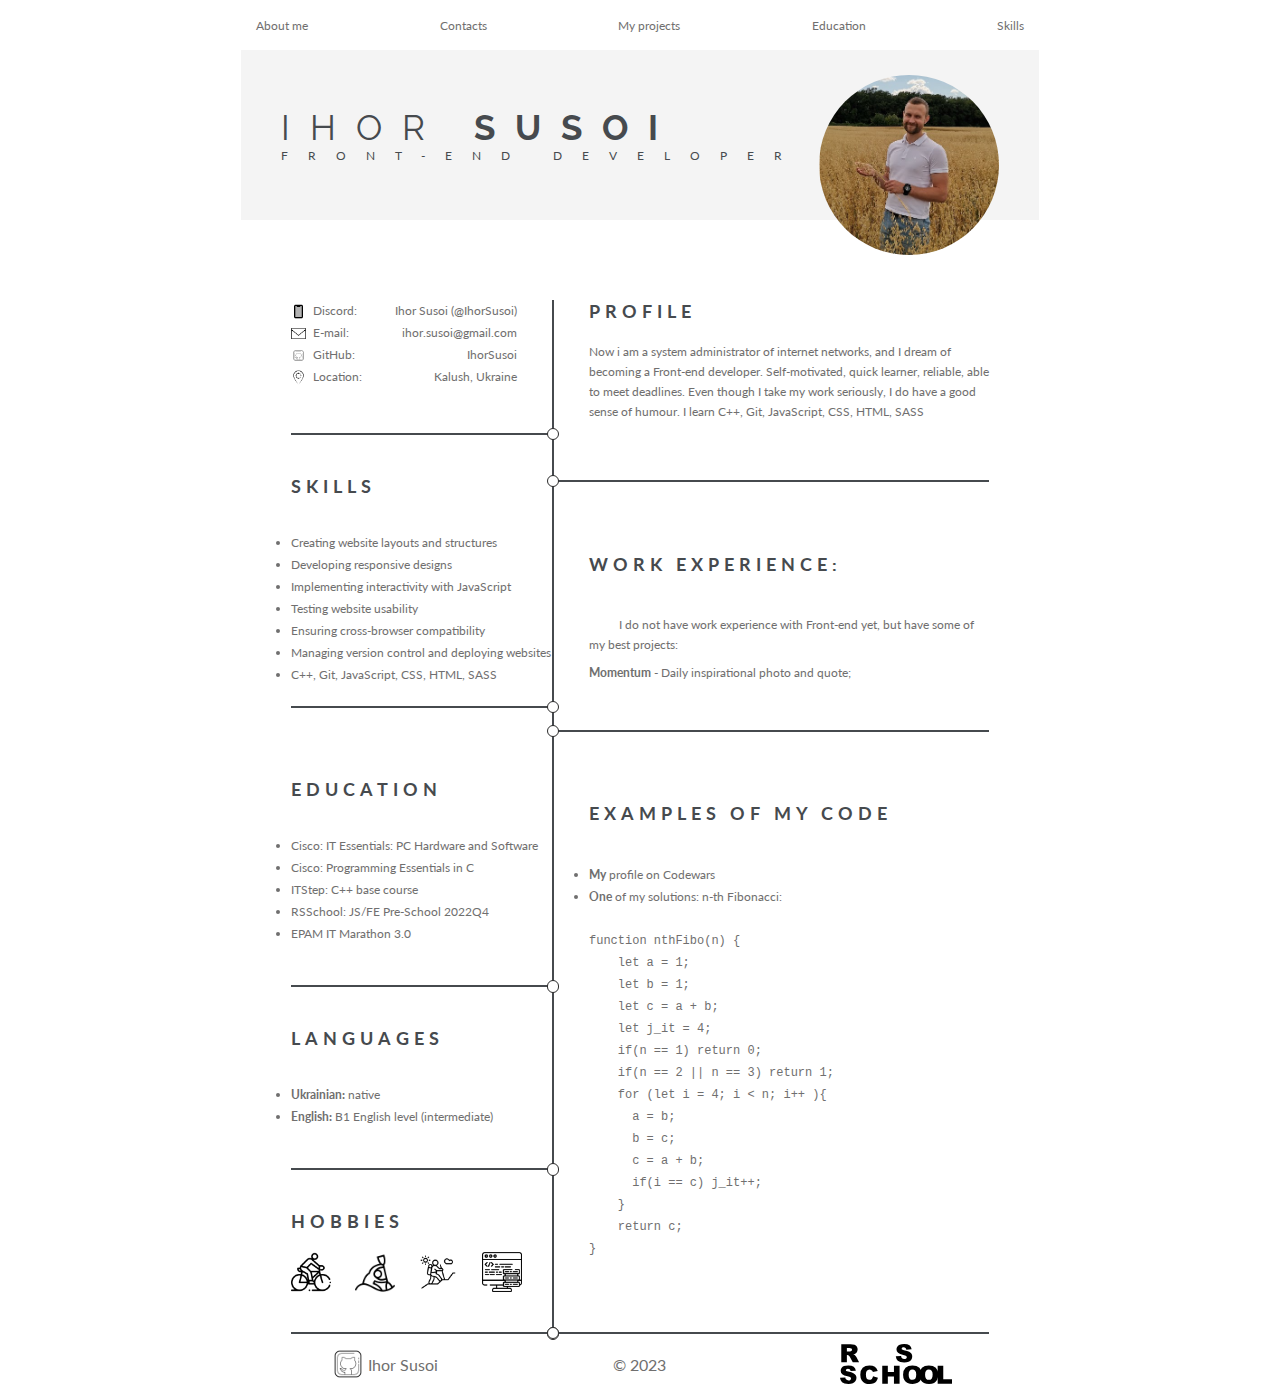
<file: index.html>
<!DOCTYPE html>
<html lang="en">
<head>
    <meta charset="UTF-8">
    <meta http-equiv="X-UA-Compatible" content="IE=edge">
    <meta name="viewport" content="width=device-width, initial-scale=1.0">
    <meta name="keywords" content="HTML, CSS, ihorsus">
    <meta name="description" content="Ihor Susoi`s CV">
    <meta name="author" content="Ihor Susoi">
    <link rel="stylesheet" href="style.css">
    <link rel="shortcut icon" href="./favicon.ico" type="image/x-icon">
    <link rel="preconnect" href="https://fonts.googleapis.com">
    <link rel="preconnect" href="https://fonts.gstatic.com" crossorigin>
    <link href="https://fonts.googleapis.com/css2?family=Lato:wght@400;700&family=Raleway:wght@400;700&display=swap" rel="stylesheet">
    <title>Curriculum Vitae - Ihor Susoi</title>
</head>
<body>
    <header class="header">
        <div class="container">
            <nav class="header-nav">
                <ul class="header-nav-ul">
                    <li><a href="#about">About me</a></li>
                    <li><a href="#contacts">Contacts</a></li>
                    <li><a href="#projects">My projects</a></li>
                    <li><a href="#education">Education</a></li>
                    <li><a href="#skills">Skills</a></li>
                </ul>
            </nav>
        </div>
    </header>
    <main>
        <div class="container">
            <div class="main-name-photo">
                <div>
                    <h1 class="name">IHOR <b>SUSOI</b></h1>
                    <h2 class="expertise">FRONT-END DEVELOPER</h2>
                </div>
                <img src="./avatar.png" alt="avatar">
            </div>
            <div class="main-cv">
                <div class="left-side">
                    <nav class="contacts" id="contacts">
                        <h2>CONTACTS</h2>
                        <ul>
                            <li><p><img src="./phone.png" alt="phone"> Discord:</p> Ihor Susoi (@IhorSusoi)</li>
                            <li><p><img src="./mail.png" alt="mail"> E-mail:</p><a href="mailto:ihor.susoi@gmail.com">ihor.susoi@gmail.com</a></li>
                            <li><p><img src="./github.png" alt="github"> GitHub:</p> <a href="https://github.com/IhorSusoi" target="_blank">IhorSusoi</a></li>
                            <li><p><img src="./geolocation.png" alt="geolocation"> Location:</p> Kalush, Ukraine</li>
                        </ul>
                    </nav>
                    <div class="underline">
                        <div class="round"></div>
                    </div>
                    <div class="skills" id="skills">
                        <h2>SKILLS</h2>
                        <ul>
                            <li>Creating website layouts and structures</li>
                            <li>Developing responsive designs</li>
                            <li>Implementing interactivity with JavaScript</li>
                            <li>Testing website usability</li>
                            <li>Ensuring cross-browser compatibility</li>
                            <li>Managing version control and deploying websites</li>
                            <li>C++, Git, JavaScript, CSS, HTML, SASS</li>
                        </ul>
                        <div class="underline">
                            <div class="round"></div>
                        </div>
                    </div>
                    <div class="education" id="education">
                        <h2>EDUCATION</h2>
                            <ul>
                                <li><a href="https://ihorsusoi.github.io/my_repo/My-Certificates/IhorSusoi-IT%20Essentials%20PC-certificate.pdf" target="_blank" title="Open certificate">Cisco: IT Essentials: PC Hardware and Software</a></li>
                                <li><a href="https://ihorsusoi.github.io/my_repo/My-Certificates/IhorSusoi-Programming%20Esse-certificate%20.pdf" target="_blank" title="Open certificate">Cisco: Programming Essentials in C</a></li>
                                <li>ITStep: C++ base course</li>
                                <li><a href="https://ihorsusoi.github.io/my_repo/My-Certificates/ihorsus_certificate_rsschool_pre-school.pdf" target="_blank" title="Open certificate">RSSchool: JS/FE Pre-School 2022Q4</a></li>
                                <li><a href="https://ihorsusoi.github.io/my_repo/My-Certificates/Susoi-Ihor-EPAM-IT-Marathon-3.pdf" target="_blank" title="Open certificate">EPAM IT Marathon 3.0</a></li>
                            </ul>
                    </div>
                    <div class="underline">
                        <div class="round"></div>
                    </div>
                    <div class="languages">
                        <h2>LANGUAGES</h2>
                        <ul>
                            <li><b>Ukrainian:</b> native</li>
                            <li><b>English:</b><a href="https://learnenglish.britishcouncil.org/level-test-b1" target="_blank"> B1 English level (intermediate)</a></li>
                        </ul>
                    </div>
                    <div class="underline">
                        <div class="round"></div>
                    </div>
                    <div class="hobbies">
                        <h2>HOBBIES</h2>
                        <div class="icons">
                            <img src="./cycling.png" alt="Cycling" title="Cycling">
                            <img src="./canoe.png" alt="kayak" title="Kayaking">
                            <img src="./hiking.png" alt="hiking" title="Hiking">
                            <img src="./coding.png" alt="Coding" title="Coding">
                        </div>
                    </div>
                    <div class="underline">
                        <div class="round"></div>
                    </div>
                </div>
                <div class="right-side">
                    <div class="profile" id="about">
                        <h2>PROFILE</h2>
                        <p>Now i am a system administrator of internet networks, and I dream of becoming a Front-end developer. Self-motivated, quick learner, reliable, able to meet deadlines. Even though I take my work seriously, I do have a good sense of humour. I learn C++, Git, JavaScript, CSS, HTML, SASS</p>
                    </div>
                    <div class="underline">
                        <div class="round"></div>
                    </div>
                    <div class="work-experience" id="projects">
                        <h2>WORK EXPERIENCE:</h2>
                        <p>I do not have work experience with Front-end yet, but have some of my best projects:</p>
                        <ul>
                            <li>
                                <a href="https://rolling-scopes-school.github.io/ihorsusoi-JSFEPRESCHOOL2022Q4/momentum/index.html" target="_blank"><b>Momentum</b></a> - Daily inspirational photo and quote;
                            </li>
                        </ul>
                    </div>
                    <div class="underline">
                        <div class="round"></div>
                    </div>
                    <div class="example-of-code">
                        <h2>Examples of my code</h2>
                        <ul>
                        <li><b>My</b> profile on <a href="https://www.codewars.com/users/rsschool_2b264b47a74cd9c9" target="_blank">Codewars</a></li>
                        <li><b>One</b> of my solutions: <a href="https://www.codewars.com/kata/522551eee9abb932420004a0" target="_blank">n-th Fibonacci</a>:
                            <pre><code>
function nthFibo(n) {
    let a = 1;
    let b = 1;
    let c = a + b;
    let j_it = 4;
    if(n == 1) return 0;
    if(n == 2 || n == 3) return 1;
    for (let i = 4; i &lt; n; i++ ){
      a = b;
      b = c;
      c = a + b;
      if(i == c) j_it++;
    }
    return c;
}
                            </code></pre>
                        </li>
                        </ul>
                    </div>
                    <div class="underline">
                        <div class="round"></div>
                    </div>
                </div>
            </div>
        </div>
    </main>
    <footer class="footer">
        <div class="container">
                <div><a href="https://github.com/IhorSusoi" target="_blank" title="Ihor Susoi`s GitHub"><img src="./github.png" alt="github" title="GitHub Ihor Susoi">Ihor Susoi</a></div>
                <div>&#169; 2023</div>
                <div><a href="https://rs.school/js/" target="_blank" title="RS School JS stage1"><img src="./rsSchool.svg" alt="RS School" title="RS School JS stage1"></a></div>
        </div>
    </footer>
</body>
</html>
</file>
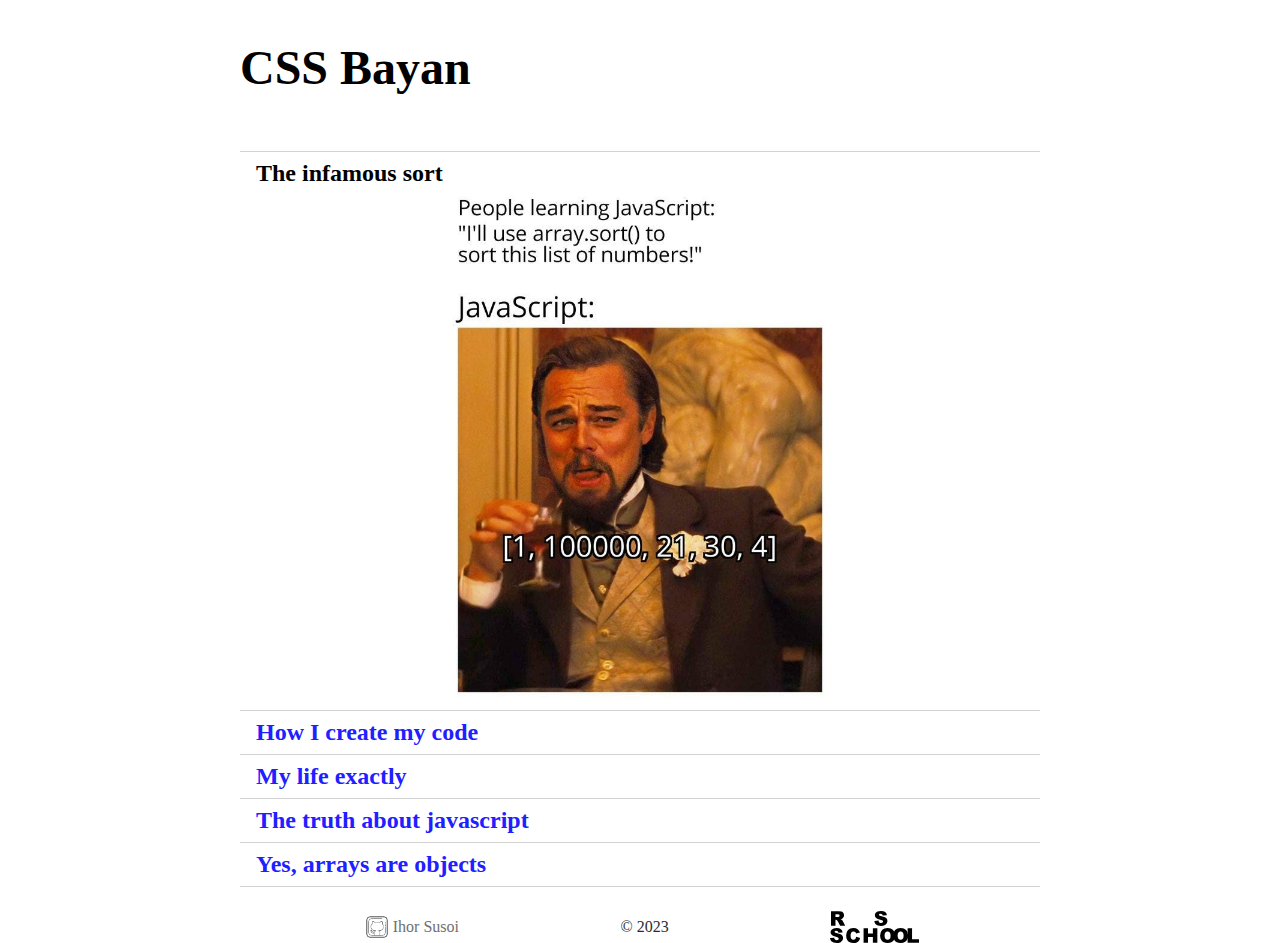
<file: cssBayan/index.html>
<!DOCTYPE html>
<html lang="en">
<head>
    <meta charset="UTF-8">
    <meta http-equiv="X-UA-Compatible" content="IE=edge">
    <meta name="viewport" content="width=device-width, initial-scale=1.0">
    <title>Bayan</title>
    <link rel="stylesheet" href="./styles.css">
</head>
<body>
    <header class="header">
        <div class="container">
            <h1>CSS Bayan</h1>
        </div>
    </header>
    <main class="main">
        <div class="container">
            <ul>
                <li>
                    <input type="radio" id="mem3" name="mem" checked>
                    <label class="label" for="mem3">
                        <div class="nameWithPlus">
                            <span>The infamous sort</span>
                            <img src="./plus.svg" alt="plus" class="plus">
                        </div>
                        <img class="meme" src="./The-infamous-sort.jpg" alt="The-infamous-sort">
                    </label>
                </li>
                <li>
                    <input type="radio" id="mem1" name="mem">
                    <label class="label" for="mem1">
                        <div class="nameWithPlus">
                            <span>How I create my code</span>
                            <img src="./plus.svg" alt="plus" class="plus">
                        </div>
                        <img class="meme" src="./how-i-create-my-code.jpg" alt="how-i-create-my-code.jpg">
                    </label>
                </li>
                <li>
                    <input type="radio" id="mem2" name="mem">
                    <label class="label" for="mem2">
                        <div class="nameWithPlus">
                            <span>My life exactly</span>
                            <img src="./plus.svg" alt="plus" class="plus">
                        </div>
                        <img class="meme" src="./my-life-exactly.webp" alt="my-life-exactly">
                    </label>
                </li>
                <li>
                    <input type="radio" id="mem4" name="mem">
                    <label class="label" for="mem4">
                        <div class="nameWithPlus">
                            <span>The truth about javascript</span>
                            <img src="./plus.svg" alt="plus" class="plus">
                        </div>
                        <img class="meme" src="./the-truth-about-javascript.jpg" alt="the-truth-about-javascript">
                    </label>
                </li>
                <li>
                    <input type="radio" id="mem5" name="mem">
                    <label class="label" for="mem5">
                        <div class="nameWithPlus">
                            <span>Yes, arrays are objects</span>
                            <img src="./plus.svg" alt="plus" class="plus">
                        </div>
                        <img class="meme" src="./Yes-arrays-are-objects.jpg" alt="Yes-arrays-are-objects">
                    </label>
                </li>
            </ul>
        </div>
    </main>
    <footer class="footer">
        <div class="container">
            <div><a href="https://github.com/IhorSusoi" target="_blank" title="Ihor Susoi`s GitHub"><img src="./github.png" alt="github" title="GitHub Ihor Susoi">Ihor Susoi</a></div>
            <div>&#169; 2023</div>
            <div><a href="https://rs.school/js/" target="_blank" title="RS School JS stage1"><img src="./rsSchool.svg" alt="RS School" title="RS School JS stage1"></a></div>
        </div>
    </footer>
</body>
</html>
</file>
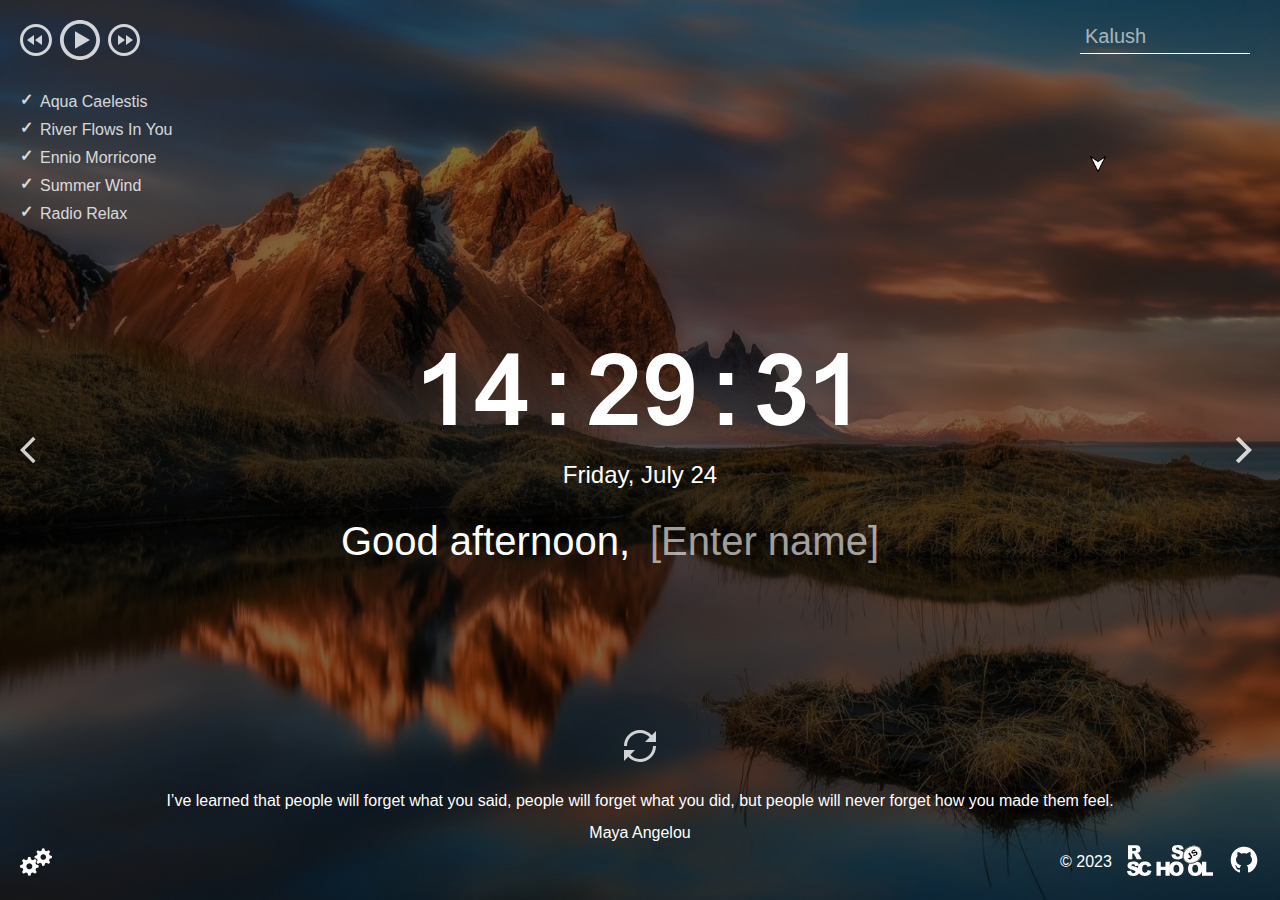
<file: momentum/index.html>
<!DOCTYPE html>
<html lang="en">
  <head>
    <meta charset="UTF-8" />
    <meta name="viewport" content="width=device-width, initial-scale=1.0" />
    <link href="assets/favicon.ico" rel="shortcut icon" />
    <link rel="stylesheet" href="css/owfont-regular.css" />
    <link rel="stylesheet" href="css/style.css" />
    <title>momentum</title>
  </head>
  <body>
    <header class="header">
      <div class="player">
        <div class="player-controls">
          <button class="play-prev player-icon" id="playPrev"></button>
          <button class="play player-icon" id="playButton"></button>
          <button class="play-next player-icon" id="playNext"></button>
        </div>
        <ul class="play-list" id="playList3"></ul>
      </div>
      <div class="weather">
        <input type="text" class="city" id="savedCity" placeholder="Kalush" />
        <i class="weather-icon owf"></i>
        <div class="weather-error"></div>
        <div class="description-container">
          <span class="temperature"></span>
          <span class="weather-description"></span>
        </div>
        <div id="wind1">
          <div class="wind"></div>
          <img
            src="..\momentum\assets\img\WindArrow.png"
            alt="wind_direction"
            id="windDirection"
          />
        </div>
        <div class="humidity"></div>
      </div>
    </header>
    <main class="main">
      <div class="slider-icons">
        <button class="slide-prev slider-icon" id="slidePrev"></button>
        <button class="slide-next slider-icon" id="slideNext"></button>
      </div>
      <time class="time" id="time"></time>
      <date class="date" id="date"></date>
      <div class="greeting-container">
        <span class="greeting" id="greeting"></span>
        <input
          type="text"
          class="name"
          id="savedName"
          placeholder="[Enter name]"
        />
      </div>
    </main>
    <footer class="footer">
      <div>
        <button class="change-quote"></button>
        <div>
          <div class="quote"></div>
          <div class="author"></div>
        </div>
      </div>
      <div class="myFooter">
        <div class="settingsClass">
          <div class="settingsClose">
            <button id="ENLang" class="activeLang">EN</button>
            <button id="UALang" class="inactiveLang">UA</button>
          </div>
          <img
            src="../momentum/assets/img/settings1.png"
            alt="settings"
            id="settings"
          />
        </div>
        <div class="linksFooter">
          &copy; 2023
          <a href="https://rs.school/" target="_blank"
            ><img src="../momentum/assets/img/rsSchool.svg" alt="rs school"
          /></a>
          <a href="https://github.com/IhorSusoi" target="_blank"
            ><img src="../momentum/assets/img/github.svg" alt="github"
          /></a>
        </div>
      </div>
    </footer>
    <script type="module" src="js/script.js"></script>
  </body>
</html>
</file>
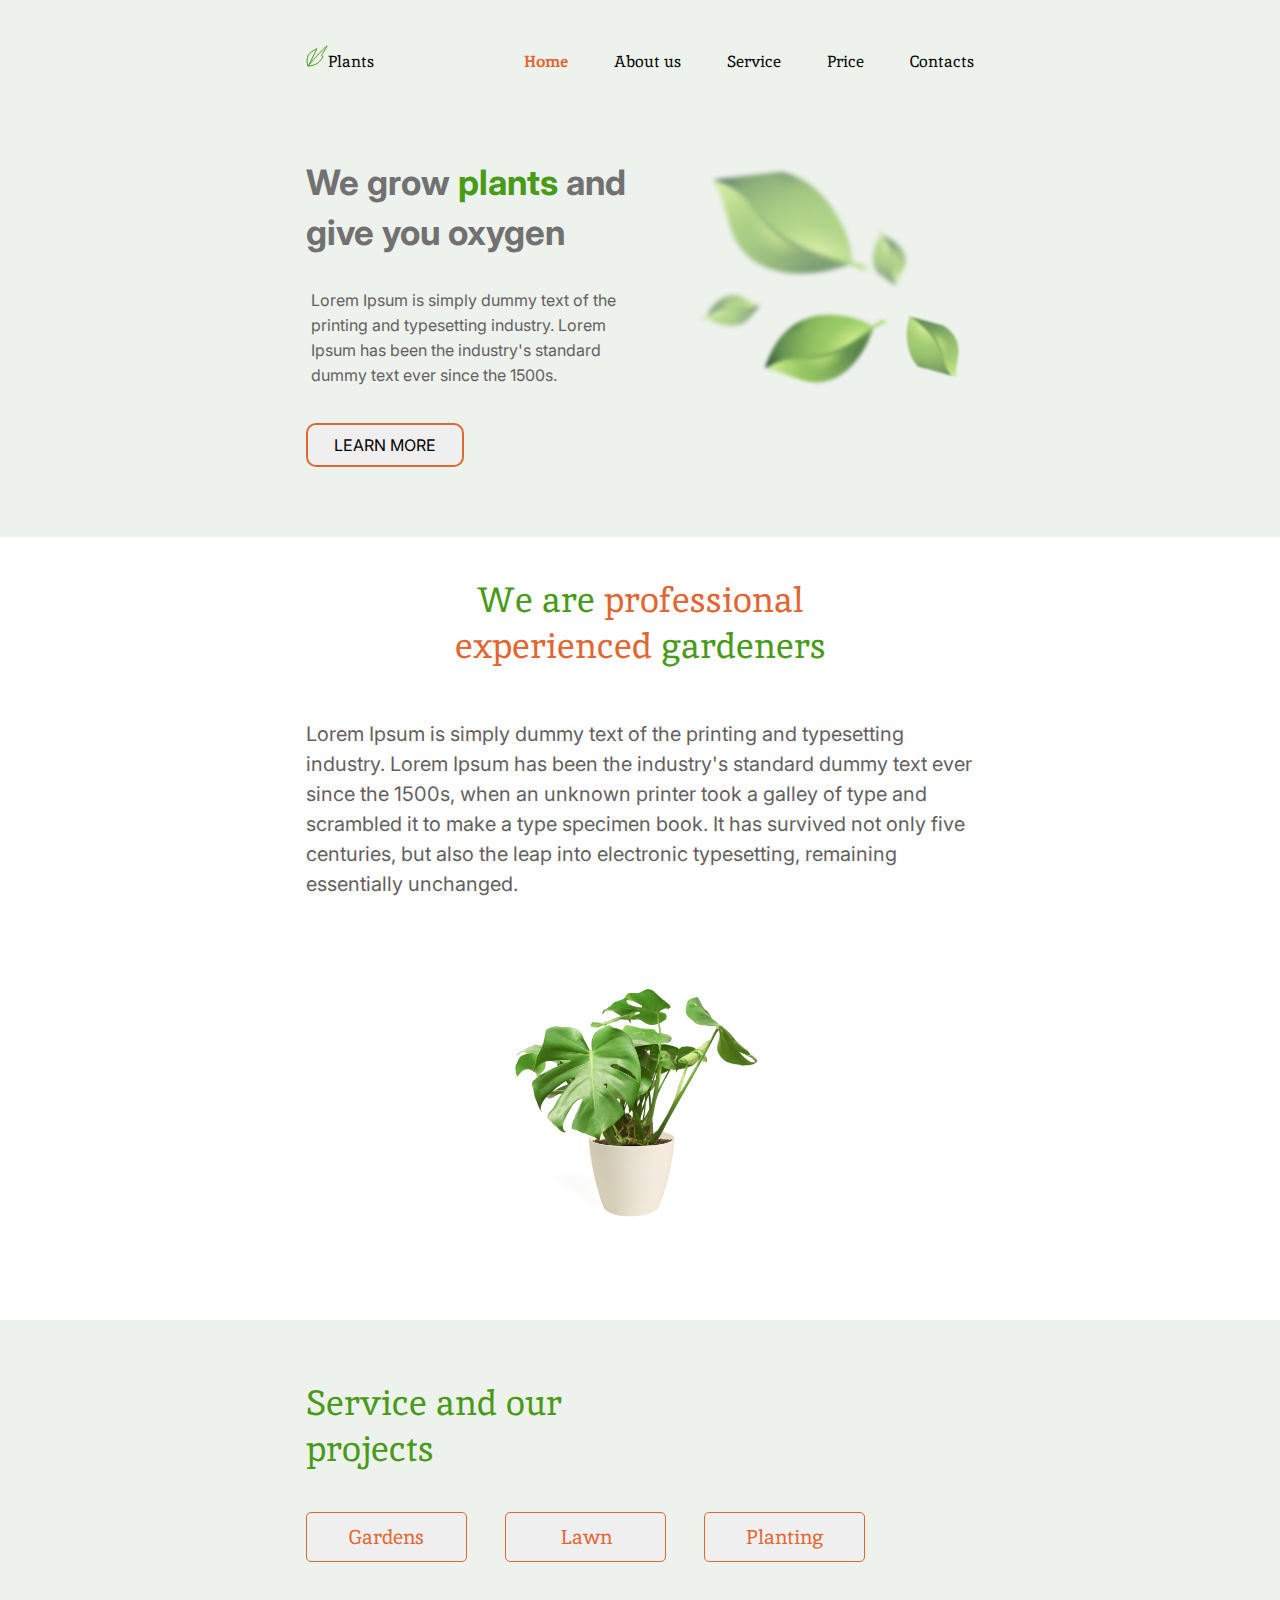
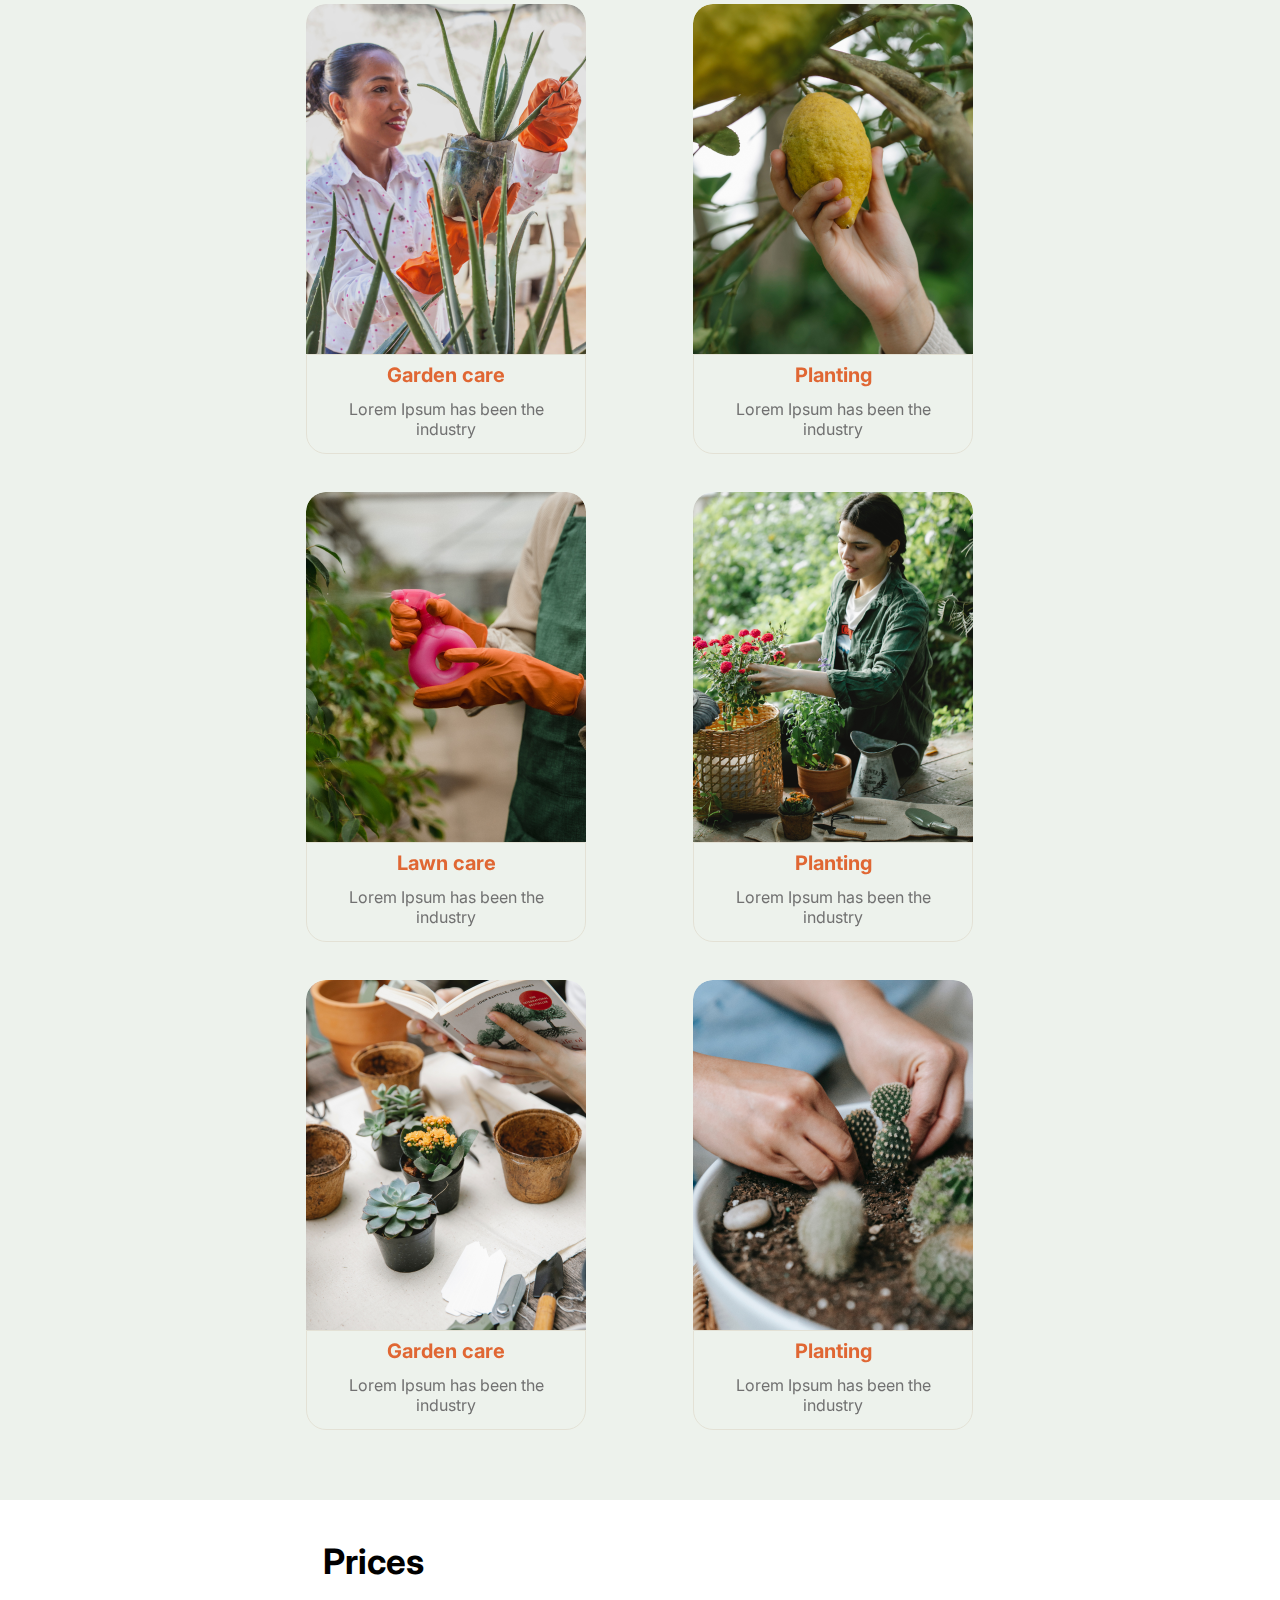
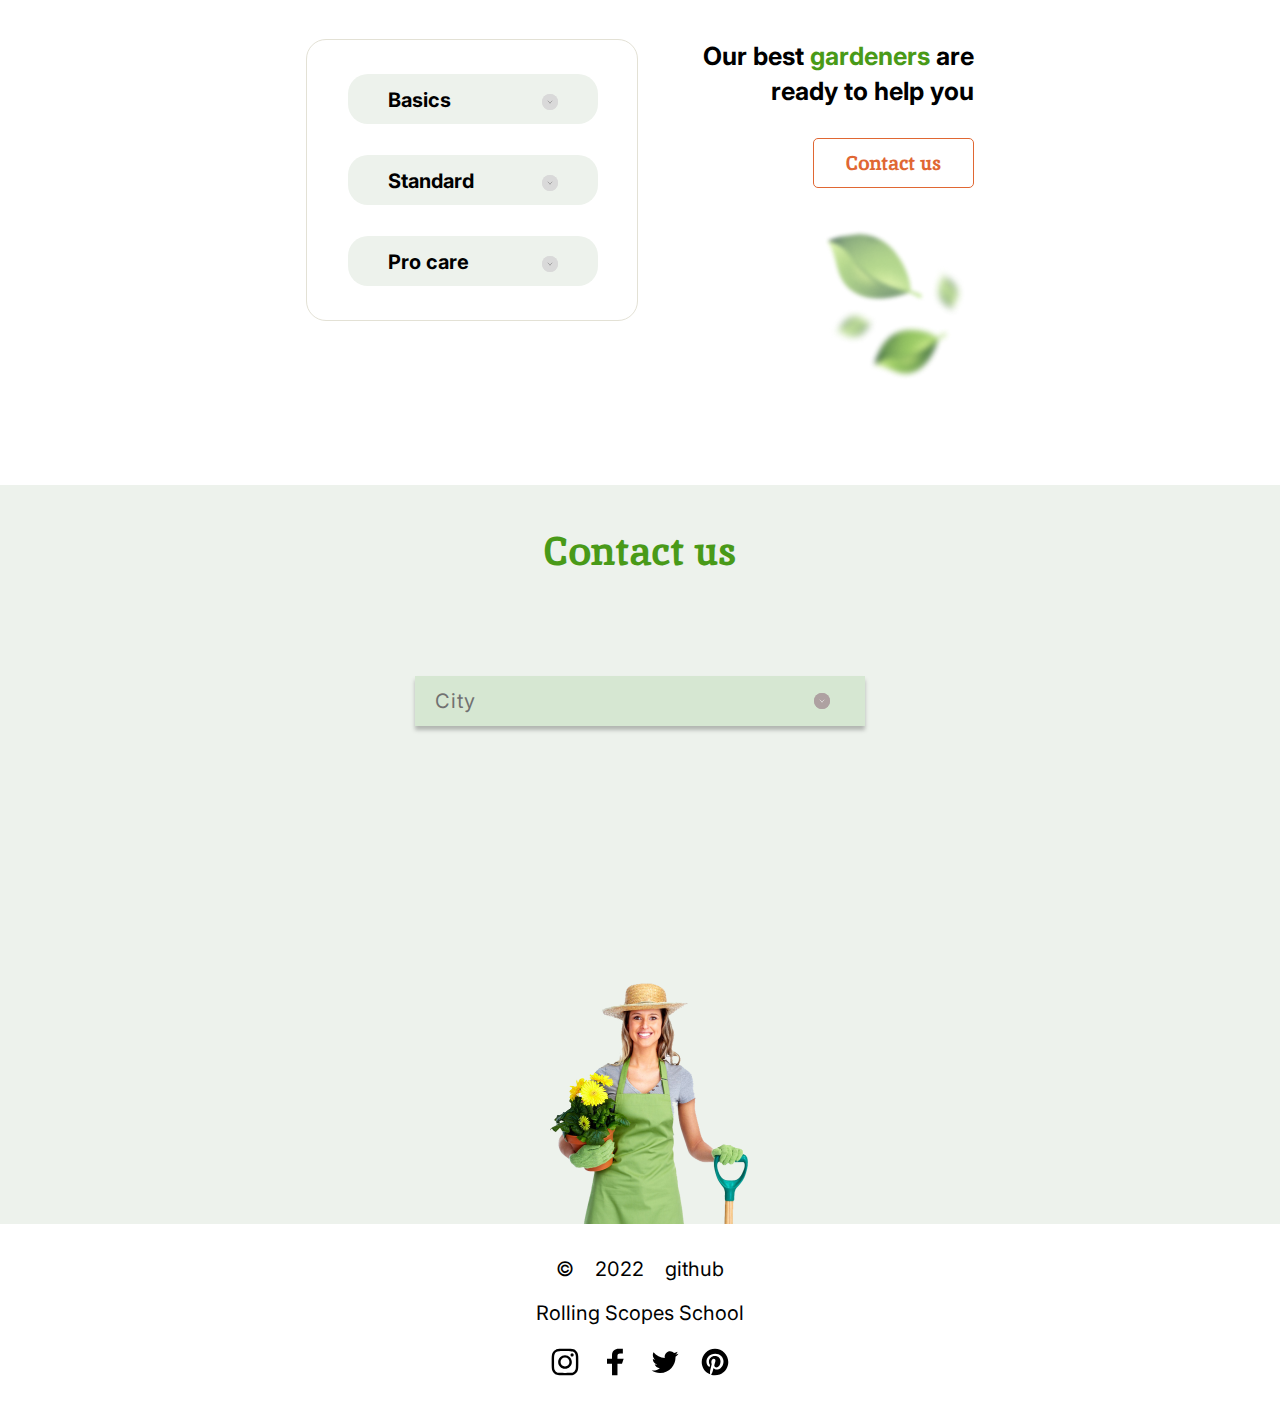
<file: plants/index.html>
<!DOCTYPE html>
<html lang="en">
<head>
    <meta charset="UTF-8">
    <meta http-equiv="X-UA-Compatible" content="IE=edge">
    <meta name="viewport" content="width=device-width, initial-scale=1.0">
    <meta name="keywords" content="Plants, green">
    <meta name="description" content="Plants">
    <meta name="author" content="Ihor Susoi">
    <link rel="preconnect" href="https://fonts.googleapis.com">
    <link rel="preconnect" href="https://fonts.gstatic.com" crossorigin>
    <link href="https://fonts.googleapis.com/css2?family=Inika&display=swap" rel="stylesheet">
    <link rel="preconnect" href="https://fonts.googleapis.com"><link rel="preconnect" href="https://fonts.gstatic.com" crossorigin>
    <link href="https://fonts.googleapis.com/css2?family=Inter:wght@400;700&display=swap" rel="stylesheet">
    <link rel="icon" type="image/x-icon" href="ico.svg">
    <link rel="stylesheet" href="styles.css">
    <script src="index.js"></script>
    <title>Plants</title>
</head>
<body id="body" onclick="navbar()">
    <header>
        <div class="header1440px">
        <div class="navbar">
            <div class="logo">
                <a href="index.html" title="Plants"><img src="logo1.svg" alt="leaf">
                <img src="logo2.svg" alt="leaf" style="margin-left: -15px;">Plants</a>
            </div>
            
            <img id="burgerMenu" src="burger.svg" alt="burger_menu" onclick="clickOnBurgerFoo()">
            <nav id="nav-menu">
                <ul>
                    <li onclick="navbar()"><a href="index.html" title="Plants" style="color: #E06733; font-weight: 700;">Home</a></li>
                    <li onclick="navbar()"><a href="#about" title="About">About us</a></li>
                    <li onclick="navbar()"><a href="#service" title="Service">Service</a></li>
                    <li onclick="navbar()"><a href="#price" title="Price">Price</a></li>
                    <li onclick="navbar()"><a href="#contacts" title="Contacts">Contacts</a></li>
                </ul>
            </nav>
        </div>
        </div>
    </header>
    <main>
        <div style="background-color: #EDF2EC;">
        <section class="welcome">
            <div class="leafs">
                <img src="leafs.png" alt="leafs">
            </div>
            <div class="welcome_text">
                <h1>We grow <span style="color: #499A18;">plants</span> and give you oxygen</h1>
                <p>Lorem Ipsum is simply dummy text of the printing and typesetting industry. Lorem Ipsum has been the industry's standard dummy text ever since the 1500s.</p>
                <form action="index.html"><button class="learn_more">learn more</button></form>
            </div>
        </section>
        </div>
        <div class="w1440px">
        <section class="about" id="about">
            <div class="about_text">
                <h2>We are <span style="color: #E06733;">professional experienced</span> gardeners</h2>
                <p>Lorem Ipsum is simply dummy text of the printing and typesetting industry. Lorem Ipsum has been the industry's standard dummy text ever since the 1500s, when an unknown printer took a galley of type and scrambled it to make a type specimen book. It has survived not only five centuries, but also the leap into electronic typesetting, remaining essentially unchanged.</p>
            </div>
            <img src="houseplant1.png" alt="houseplant">
        </section>
        </div>
        <div style="background-color: #EDF2EC;">
        <section class="service" id="service">
            <div class="services_content">
                <h2>Service and our projects</h2>
                <nav class="services_btns">
                    <button class="btn gardens" onclick="itemsBlurGardens()">Gardens</button>
                    <button class="btn lawn" onclick="itemsBlurLawn()">Lawn</button>
                    <button class="btn planting" onclick="itemsBlurPlanting()">Planting</button>
                </nav>
            </div>
            <div class="services">
                <div class="service_item gardenCare" onclick="itemsBlurGardens()">
                    <img  class="img1440" src="first.png" alt="woman and fruit">
                    <img class="img768" src="first768.png" alt="woman and fruit">
                    <div class="rectangle">
                        <h2>Garden care</h2>
                        <p>Lorem Ipsum has been the industry</p>
                    </div>
                </div>
                <div class="service_item planting" onclick="itemsBlurPlanting()">
                    <img class="img1440" src="second.png" alt="lemon in hand">
                    <img class="img768" src="second768.png" alt="lemon in hand">
                    <div class="rectangle">
                        <h2>Planting</h2>
                        <p>Lorem Ipsum has been the industry</p>
                    </div>
                </div>
                <div class="service_item lawnCare" onclick="itemsBlurLawn()">
                    <img class="img1440" src="third.png" alt="spray water">
                    <img class="img768" src="third768.png" alt="spray water">
                    <div class="rectangle">
                        <h2>Lawn care</h2>
                        <p>Lorem Ipsum has been the industry</p>
                    </div>
                </div>
                <div class="service_item planting" onclick="itemsBlurPlanting()">
                    <img class="img1440" src="fourth.png" alt="woman and flowers">
                    <img class="img768" src="fourth768.png" alt="woman and flowers">
                    <div class="rectangle">
                        <h2>Planting</h2>
                        <p>Lorem Ipsum has been the industry</p>
                    </div>
                </div>
                <div class="service_item gardenCare" onclick="itemsBlurGardens()">
                    <img class="img1440" src="fifth.png" alt="flowers">
                    <img class="img768" src="fifth768.png" alt="flowers">
                    <div class="rectangle">
                        <h2>Garden care</h2>
                        <p>Lorem Ipsum has been the industry</p>
                    </div>
                </div>
                <div class="service_item planting" onclick="itemsBlurPlanting()">
                    <img class="img1440" src="sixth.png" alt="cactus">
                    <img class="img768" src="sixth768.png" alt="cactus">
                    <div class="rectangle">
                        <h2>Planting</h2>
                        <p>Lorem Ipsum has been the industry</p>
                    </div>
                </div>
            </div>
        </section>
        </div>
        <div class="w1440px">
        <section class="prices" id="price">
            <div class="prices_wrapper">
                <div class="prices_bar">
                    <h2>Prices</h2>
                    <div class="prices_items" id="pricesItemsOpen">
                        <div class="prices_item basics" id="basics">
                            Basics
                            <div class="accordeon_btn" onclick="openBasics()">
                                <img src="accordion_btn.svg" alt="arrow" id="accordionArrowBasics">
                            </div>
                            <div class="open" id="basicsOpen">
                                <div class="underscore"></div>
                                <p class="text">Release of Letraset sheets containing Lorem Ipsum passages, and more recently</p>
                                <p class="price"><span class="dollar">$</span><span class="summa">15</span> / per hour</p>
                                <a href="#contacts"><button class="order">Order</button></a>
                            </div>
                        </div>
                        <div class="prices_item standard" id="standard">
                            Standard
                            <div class="accordeon_btn" onclick="openStandard()">
                                <img src="accordion_btn.svg" alt="arrow" id="accordionArrowStandard">                            
                            </div>
                            <div class="open" id="standardOpen">
                                <div class="underscore"></div>
                                <p class="text">Release of Letraset sheets containing Lorem Ipsum passages, and more recently</p>
                                <p class="price"><span class="dollar">$</span><span class="summa">25</span> / per hour</p>
                                <a href="#contacts"><button class="order">Order</button></a>
                            </div>
                        </div>
                        <div class="prices_item procare" id="procare">
                            Pro care
                            <div class="accordeon_btn" onclick="openProcare()">
                                <img src="accordion_btn.svg" alt="arrow" id="accordionArrowProcare">                            
                            </div>
                            <div class="open" id="procareOpen">
                                <div class="underscore"></div>
                                <p class="text">Release of Letraset sheets containing Lorem Ipsum passages, and more recently</p>
                                <p class="price"><span class="dollar">$</span><span class="summa">35</span> / per hour</p>
                                <a href="#contacts"><button class="order">Order</button></a>
                            </div>
                        </div>
                    </div>
                </div>
                <div class="text_call_us">
                    <h2>Our best <span style="color: #499A18;;">gardeners</span> are ready to help you</h2>
                    <a href="#contacts"><button class="btn">Contact us</button></a>
                </div>
                <div class="leafs">
                    <img src="prices_leafs.png" alt="leaf">
                </div>
            </div>
        </section>
        </div>
        <div style="background-color: #EDF2EC;">
            <section id="contacts" class="contacts">
                <img class="woman" src="contact_woman.png" alt="woman" id="womanImg">
                <h2>Contact us</h2>
                <div id="contactsDiv">
                <div class="city" id="cityChoose" onclick="cityActive()">
                    <div id="cityFist"><div id="city">City</div>
                        <div class="accordeon_btn">
                            <img src="accordion_btn_active.svg" alt="arrow" id="accordeon_btnIMG_active" class="accordeon_btnIMG_active">
                            <img src="accordion_btn_unactive.svg" alt="arrow" id="accordeon_btnIMG_unactive" class="accordeon_btnIMG_unactive">
                        </div>
                    </div>
                    <div class="choosingCities" id="choosingCities">
                        <div class="Canandaigua" id="Canandaigua" onclick="cityChangeCanandaigua()">Canandaigua, NY</div>
                        <div class="NewYork" id="NewYork" onclick="cityChangeNewYork()">New York City</div>
                        <div class="Yonkers" id="Yonkers" onclick="cityChangeYonkers()">Yonkers, NY</div>
                        <div class="Sherill" id="Sherill" onclick="cityChangeSherill()">Sherrill, NY</div>
                    </div>
                </div>
                <div class="cityCard" id="CanandaiguaCityCard">
                    <div class="phones">
                        <p>City:</p>
                        <p>Phone:</p>
                        <p id="officeAddress">Office adress:</p>
                    </div>
                    <div class="phones2">
                        <p>Canandaigua, NY</p>
                        <p>+1	585	393 0001</p>
                        <p id="officeAddress">151 Charlotte Street</p>
                    </div>
                    <a href="tel:+15853930001">Call us</a>
                </div>
                <div class="cityCard" id="NewYorkCityCard">
                    <div class="phones">
                        <p>City:</p>
                        <p>Phone:</p>
                        <p id="officeAddress">Office adress:</p>
                    </div>
                    <div class="phones2">
                        <p>New York City</p>
                        <p>+1	212	456 0002</p>
                        <p id="officeAddress">9 East 91st Street</p>
                    </div>
                    <a href="tel:+12124560002">Call us</a>
                </div>
                <div class="cityCard" id="YonkersCityCard">
                    <div class="phones">
                        <p>City:</p>
                        <p>Phone:</p>
                        <p id="officeAddress">Office adress:</p>
                    </div>
                    <div class="phones2">
                        <p>Yonkers, NY</p>
                        <p>+1	914	678 0003</p>
                        <p id="officeAddress">511 Warburton Ave</p>
                    </div>
                    <a href="tel:+19146780003">Call us</a>
                </div>
                <div class="cityCard" id="SherillCityCard">
                    <div class="phones">
                        <p>City:</p>
                        <p>Phone:</p>
                        <p id="officeAddress">Office adress:</p>
                    </div>
                    <div class="phones2">
                        <p>Sherrill, NY</p>
                        <p>+1	315	908 0004</p>
                        <p id="officeAddress">14 WEST Noyes BLVD</p>
                    </div>
                    <a href="tel:+13159080004">Call us</a>
                </div>
                </div>
            </section>
        </div>
    </main>
    <footer>
        <div class="footer_data">
            <span>©</span><span>2022</span><span><a href="https://github.com/IhorSusoi" title="go to github">github</a></span>
        </div>
        <a href="https://rs.school/js-stage0/" title="go to Rolling Scopes School">Rolling Scopes School</a>
        <div class="social_list">
            <a href="https://instagram.com"><img src="inst.svg" alt="Instagram"></a>
            <a href="https://facebook.com"><img src="fb.svg" alt="Facebook"></a>
            <a href="https://twitter.com"><img src="tw.svg" alt="Twitter"></a>
            <a href="https://pinterest.com"><img src="pinterest.svg" alt="Pinterest"></a>
        </div>
    </footer>
</body>
</html>
</file>
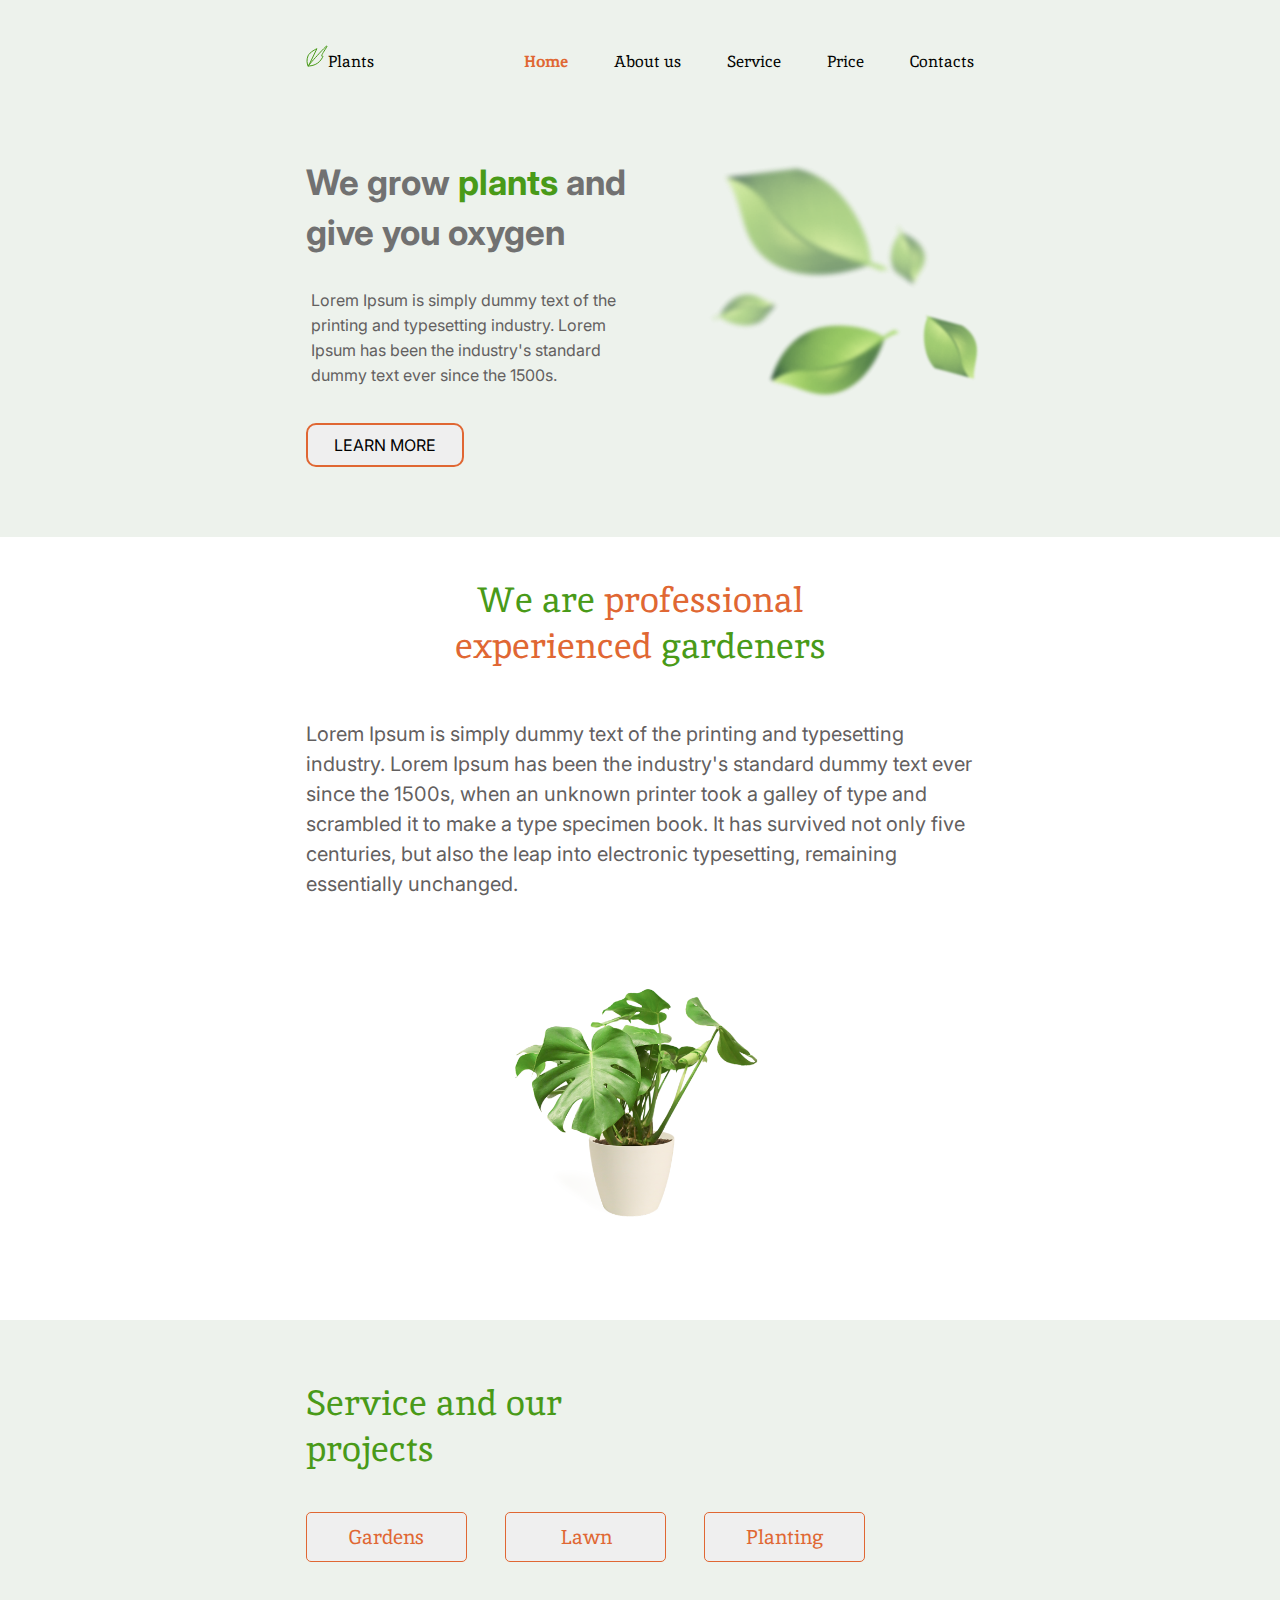
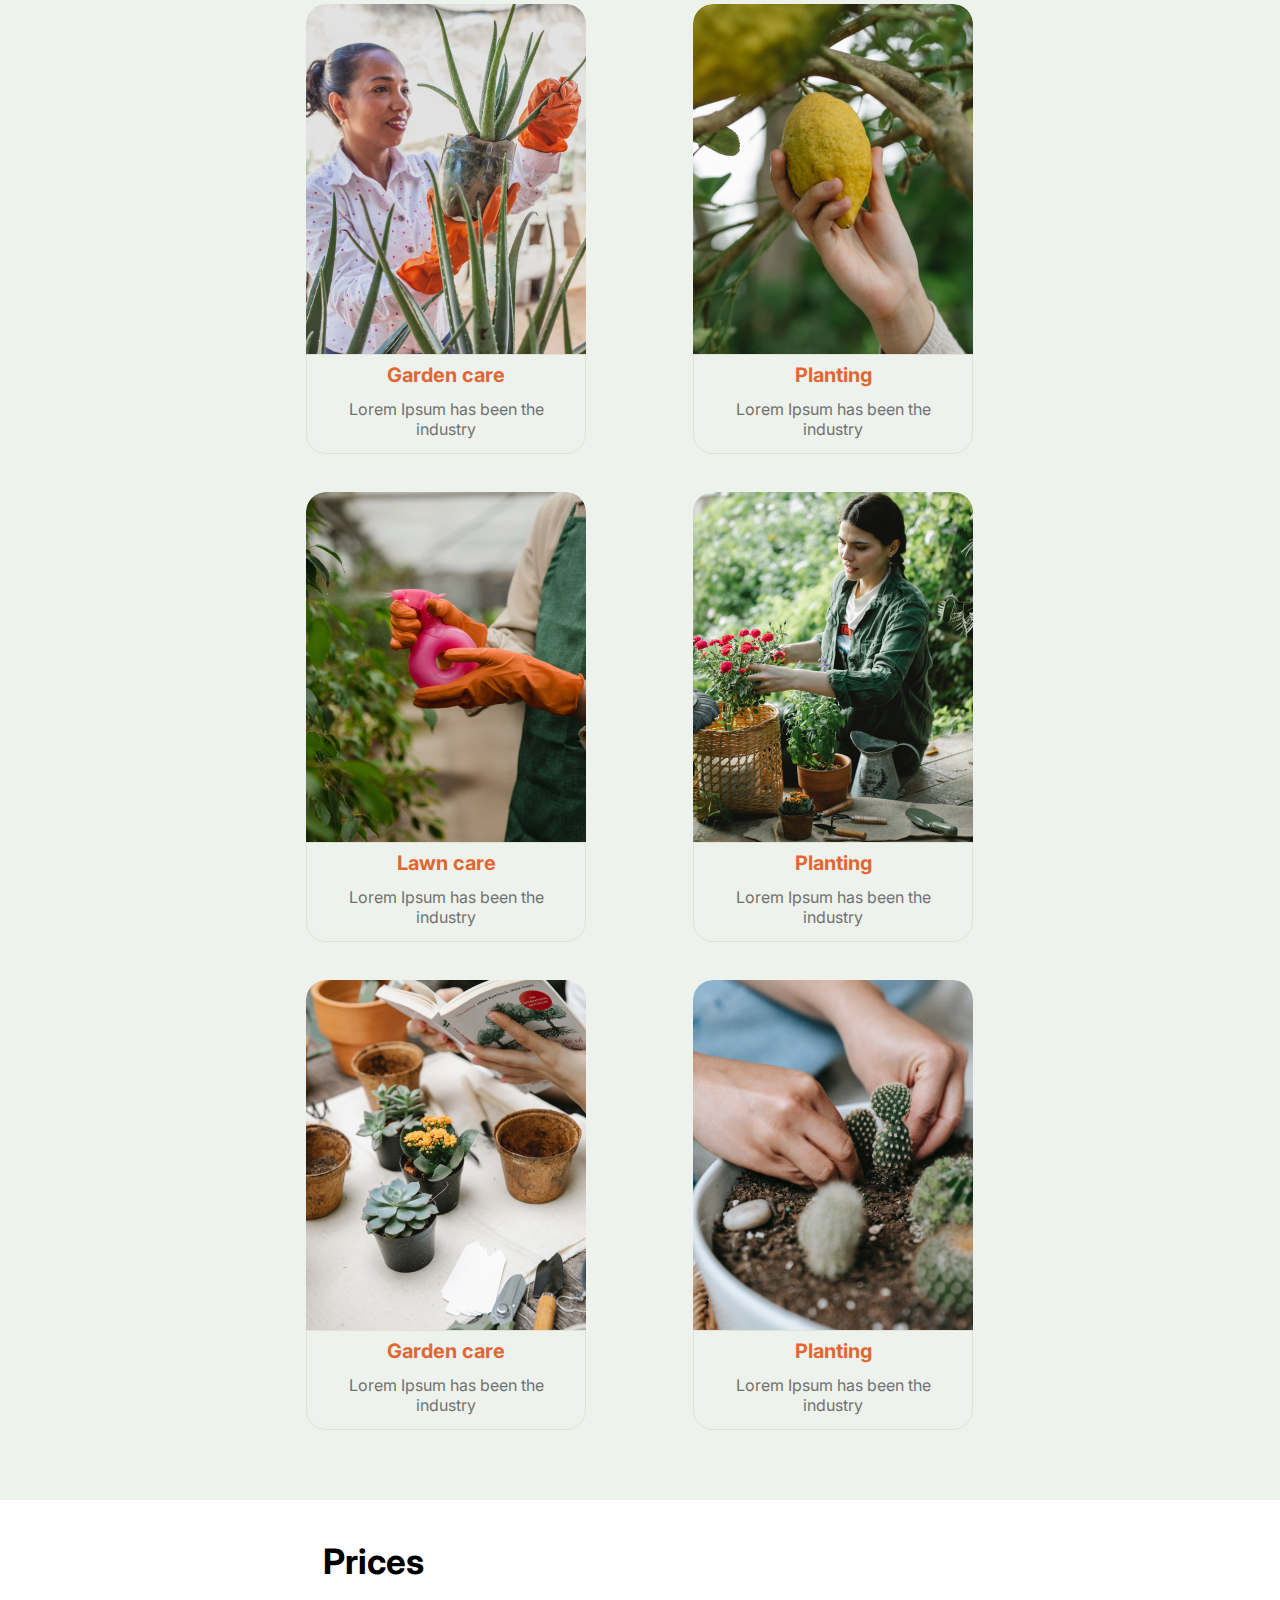
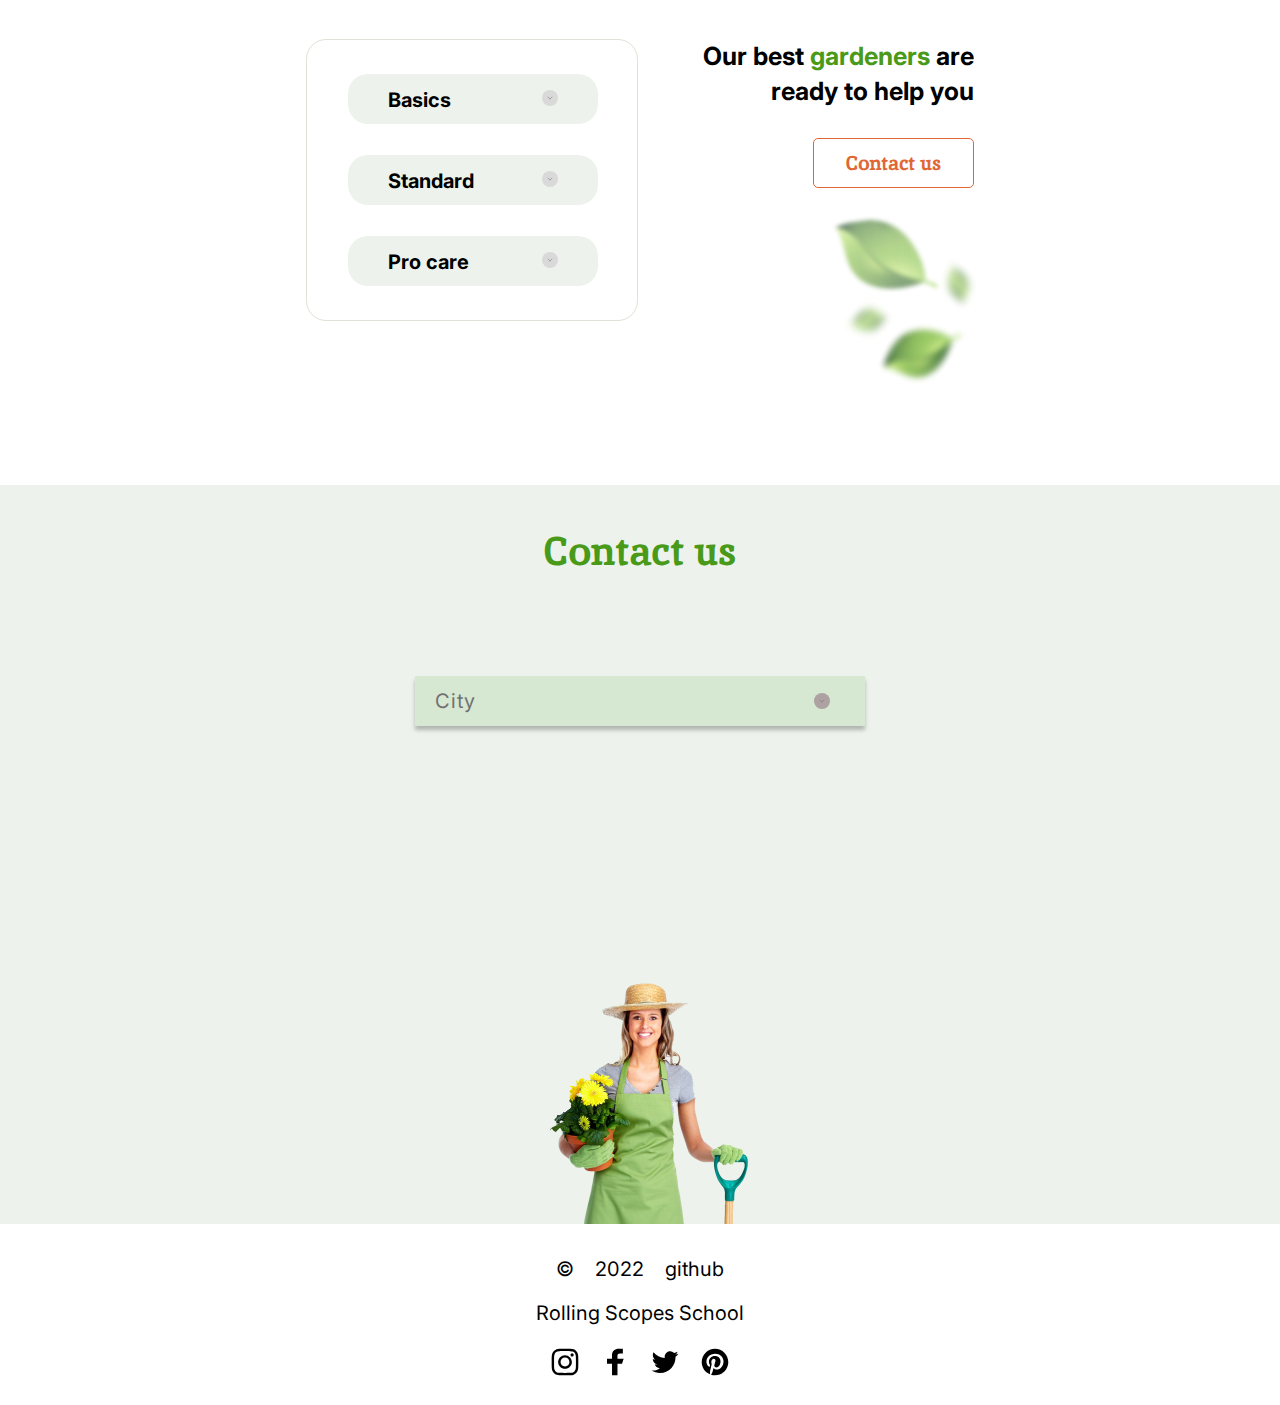
<file: plants/plants/index.html>
<!DOCTYPE html>
<html lang="en">
<head>
    <meta charset="UTF-8">
    <meta http-equiv="X-UA-Compatible" content="IE=edge">
    <meta name="viewport" content="width=device-width, initial-scale=1.0">
    <meta name="keywords" content="Plants, green">
    <meta name="description" content="Plants">
    <meta name="author" content="Ihor Susoi">
    <link rel="preconnect" href="https://fonts.googleapis.com">
    <link rel="preconnect" href="https://fonts.gstatic.com" crossorigin>
    <link href="https://fonts.googleapis.com/css2?family=Inika&display=swap" rel="stylesheet">
    <link rel="preconnect" href="https://fonts.googleapis.com"><link rel="preconnect" href="https://fonts.gstatic.com" crossorigin>
    <link href="https://fonts.googleapis.com/css2?family=Inter:wght@400;700&display=swap" rel="stylesheet">
    <link rel="icon" type="image/x-icon" href="ico.svg">
    <link rel="stylesheet" href="styles.css">
    <script src="index.js"></script>
    <title>Plants</title>
</head>
<body>
    <header>
        <div class="header1440px">
        <div class="navbar">
            <div class="logo">
                <a href="index.html" title="Plants"><img src="logo1.svg" alt="leaf">
                <img src="logo2.svg" alt="leaf" style="margin-left: -15px;">Plants</a>
            </div>
            <nav>
                <ul>
                    <li><a href="index.html" title="Plants" style="color: #E06733; font-weight: 700;">Home</a></li>
                    <li><a href="#about" title="About">About us</a></li>
                    <li><a href="#service" title="Service">Service</a></li>
                    <li><a href="#price" title="Price">Price</a></li>
                    <li><a href="#contacts" title="Contacts">Contacts</a></li>
                </ul>
            </nav>
        </div>
        </div>
    </header>
    <main>
        <div style="background-color: #EDF2EC;">
        <section class="welcome">
            <div class="leafs">
                <img src="leaf2.png" alt="leaf" style="transform: matrix(0.99, -0.12, 0.13, 0.99, 0, 0); top: 0; left: 20px; position: absolute;">
                <img src="leaf1.png" alt="leaf" style="transform: matrix(-0.81, -0.56, 0.61, -0.81, 0, 0); top: 111px; left: 258px; position: absolute;">
                <img src="leaf4.png" alt="leaf" style="transform: matrix(-0.63, 0.75, -0.81, -0.62, 0, 0); top: 200px; left: 0; position: absolute;">
                <img src="leaf3.png" alt="leaf" style="transform: matrix(0.51, -0.84, 0.89, 0.49, 0, 0); top: 232px; left: 102px; position: absolute;">
                <img src="leaf5.png" alt="leaf" style="transform: matrix(-0.96, -0.26, 0.29, -0.96, 0, 0); top: 253px; left: 310px; position: absolute;">
            </div>
            <div class="welcome_text">
                <h1>We grow <span style="color: #499A18;">plants</span> and give you oxygen</h1>
                <p>Lorem Ipsum is simply dummy text of the printing and typesetting industry. Lorem Ipsum has been the industry's standard dummy text ever since the 1500s.</p>
                <form action="index.html"><button class="learn_more">learn more</button></form>
            </div>
        </section>
        </div>
        <div class="w1440px">
        <section class="about" id="about">
            <div class="about_text">
                <h2>We are <span style="color: #E06733;">professional experienced</span> gardeners</h2>
                <p>Lorem Ipsum is simply dummy text of the printing and typesetting industry. Lorem Ipsum has been the industry's standard dummy text ever since the 1500s, when an unknown printer took a galley of type and scrambled it to make a type specimen book. It has survived not only five centuries, but also the leap into electronic typesetting, remaining essentially unchanged.</p>
            </div>
            <img src="houseplant1.png" alt="houseplant">
        </section>
        </div>
        <div style="background-color: #EDF2EC;">
        <section class="service" id="service">
            <div class="services_content">
                <h2>Service and our projects</h2>
                <nav class="services_btns">
                    <form action="index.html"><button class="btn">Gardens</button></form>
                    <form action="index.html"><button class="btn">Lawn</button></form>
                    <form action="index.html"><button class="btn">Planting</button></form>
                </nav>
            </div>
            <div class="services">
                <div class="service_item">
                    <img  class="img1440" src="first.png" alt="woman and fruit">
                    <img class="img768" src="first768.png" alt="woman and fruit">
                    <div class="rectangle">
                        <h2><a href="index.html">Garden care</a></h2>
                        <p>Lorem Ipsum has been the industry</p>
                    </div>
                </div>
                <div class="service_item">
                    <img class="img1440" src="second.png" alt="lemon in hand">
                    <img class="img768" src="second768.png" alt="lemon in hand">
                    <div class="rectangle">
                        <h2><a href="index.html">Planting</a></h2>
                        <p>Lorem Ipsum has been the industry</p>
                    </div>
                </div>
                <div class="service_item">
                    <img class="img1440" src="third.png" alt="spray water">
                    <img class="img768" src="third768.png" alt="spray water">
                    <div class="rectangle">
                        <h2><a href="index.html">Lawn care</a></h2>
                        <p>Lorem Ipsum has been the industry</p>
                    </div>
                </div>
                <div class="service_item">
                    <img class="img1440" src="fourth.png" alt="woman and flowers">
                    <img class="img768" src="fourth768.png" alt="woman and flowers">
                    <div class="rectangle">
                        <h2><a href="index.html">Planting</a></h2>
                        <p>Lorem Ipsum has been the industry</p>
                    </div>
                </div>
                <div class="service_item">
                    <img class="img1440" src="fifth.png" alt="flowers">
                    <img class="img768" src="fifth768.png" alt="flowers">
                    <div class="rectangle">
                        <h2><a href="index.html">Garden care</a></h2>
                        <p>Lorem Ipsum has been the industry</p>
                    </div>
                </div>
                <div class="service_item">
                    <img class="img1440" src="sixth.png" alt="cactus">
                    <img class="img768" src="sixth768.png" alt="cactus">
                    <div class="rectangle">
                        <h2><a href="index.html">Planting</a></h2>
                        <p>Lorem Ipsum has been the industry</p>
                    </div>
                </div>
            </div>
        </section>
        </div>
        <div class="w1440px">
        <section class="prices" id="price">
            <div class="prices_wrapper">
                <div class="prices_bar">
                    <h2>Prices</h2>
                    <div class="prices_items">
                        <div class="prices_item">
                            Basics
                            <div class="accordeon_btn">
                                <img src="arrow1.svg" alt="arrow" style="transform: matrix(0, -1, 1, 0, 1, 0);">
                                <img src="arrow1.svg" alt="arrow" style="transform: matrix(0, -1, -1, 0, -1, 0);">
                            </div>
                        </div>
                        <div class="prices_item">
                            Standard
                            <div class="accordeon_btn">
                                <img src="arrow1.svg" alt="arrow" style="transform: matrix(0, -1, 1, 0, 1, 0);">
                                <img src="arrow1.svg" alt="arrow" style="transform: matrix(0, -1, -1, 0, -1, 0);">
                            </div>
                        </div>
                        <div class="prices_item">
                            Pro care
                            <div class="accordeon_btn">
                                <img src="arrow1.svg" alt="arrow" style="transform: matrix(0, -1, 1, 0, 1, 0);">
                                <img src="arrow1.svg" alt="arrow" style="transform: matrix(0, -1, -1, 0, -1, 0);">
                            </div>
                        </div>
                    </div>
                </div>
                <div class="text_call_us">
                    <h2>Our best <span style="color: #499A18;;">gardeners</span> are ready to help you</h2>
                    <form action="index.html"><button class="btn">Contact us</button></form>
                </div>
                <div class="leafs">
                    <img src="prices_leaf1.png" alt="leaf" style="transform: matrix(-0.81, -0.61, 0.56, -0.81, 0, 0); top: 49px; right: 0; position: absolute;">
                    <img src="prices_leaf2.png" alt="leaf" style="transform: matrix(0.99, -0.13, 0.12, 0.99, 0, 0); top: 0; left: 0; position: absolute;">
                    <img src="prices_leaf3.png" alt="leaf" style="transform: matrix(0.49, -0.89, 0.85, 0.51, 0, 0); bottom: 0; right: 20px; position: absolute;">
                    <img src="prices_leaf4.png" alt="leaf" style="transform: matrix(-0.62, 0.8, -0.76, -0.63, 0, 0); top: 87px; left: 9px; position: absolute;">
                </div>
            </div>
        </section>
        </div>
        <div style="background-color: #EDF2EC;">
            <section id="contacts" class="contacts">
                <img class="woman" src="contact_woman.png" alt="woman">
                <h2>Contact us</h2>
                <div class="city">
                    City
                    <div class="accordeon_btn">
                        <img src="arrow1.svg" alt="arrow" style="transform: matrix(0, -1, 1, 0, 1, 0);">
                        <img src="arrow1.svg" alt="arrow" style="transform: matrix(0, -1, -1, 0, -1, 0);">
                    </div>
                </div>
            </section>
        </div>
    </main>
    <footer>
        <div class="footer_data">
            <span>©</span><span>2022</span><span><a href="https://github.com/IhorSusoi" title="go to github">github</a></span>
        </div>
        <a href="https://rs.school/" title="go to Rolling Scopes School">Rolling Scopes School</a>
        <div class="social_list">
            <a href="1"><img src="inst.svg" alt="Instagram"></a>
            <a href="2.html"><img src="fb.svg" alt="Facebook"></a>
            <a href="3.html"><img src="tw.svg" alt="Twitter"></a>
            <a href="4.html"><img src="pinterest.svg" alt="Pinterest"></a>
        </div>
    </footer>
</body>
</html>
</file>
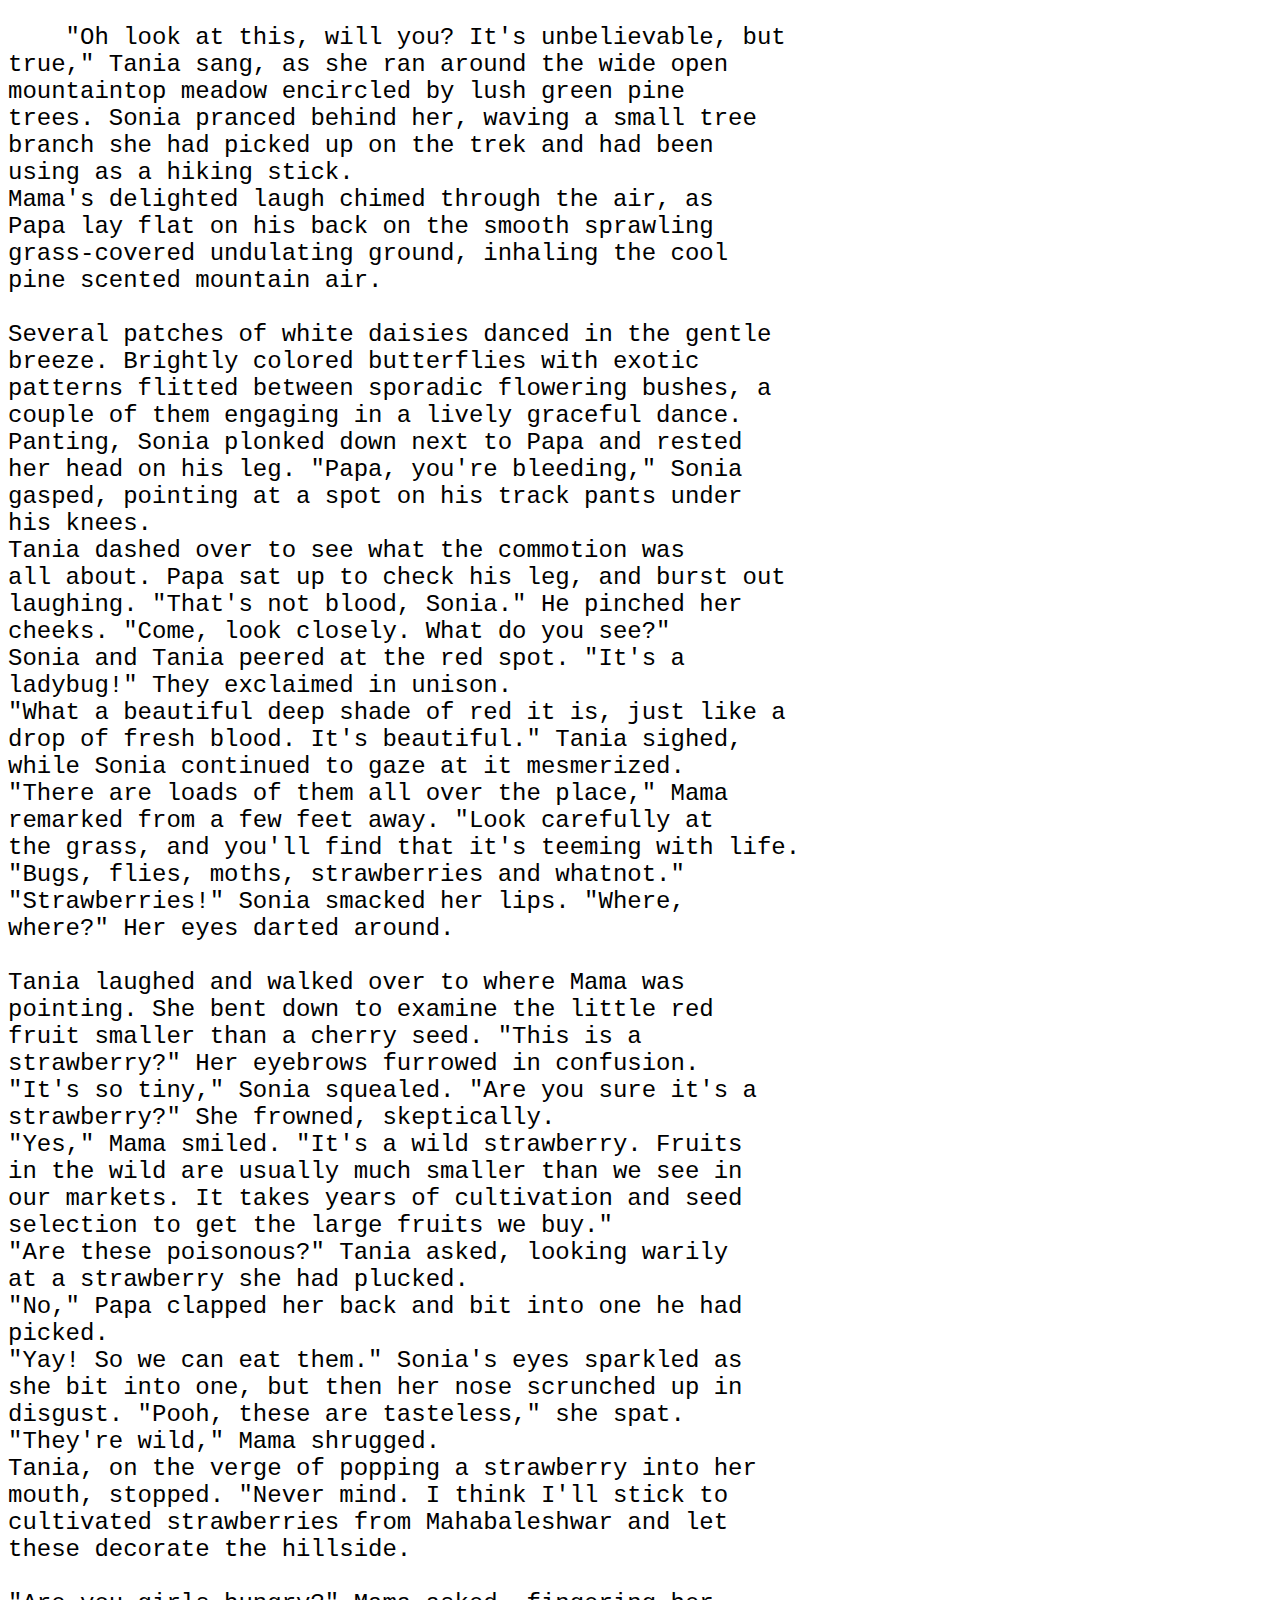
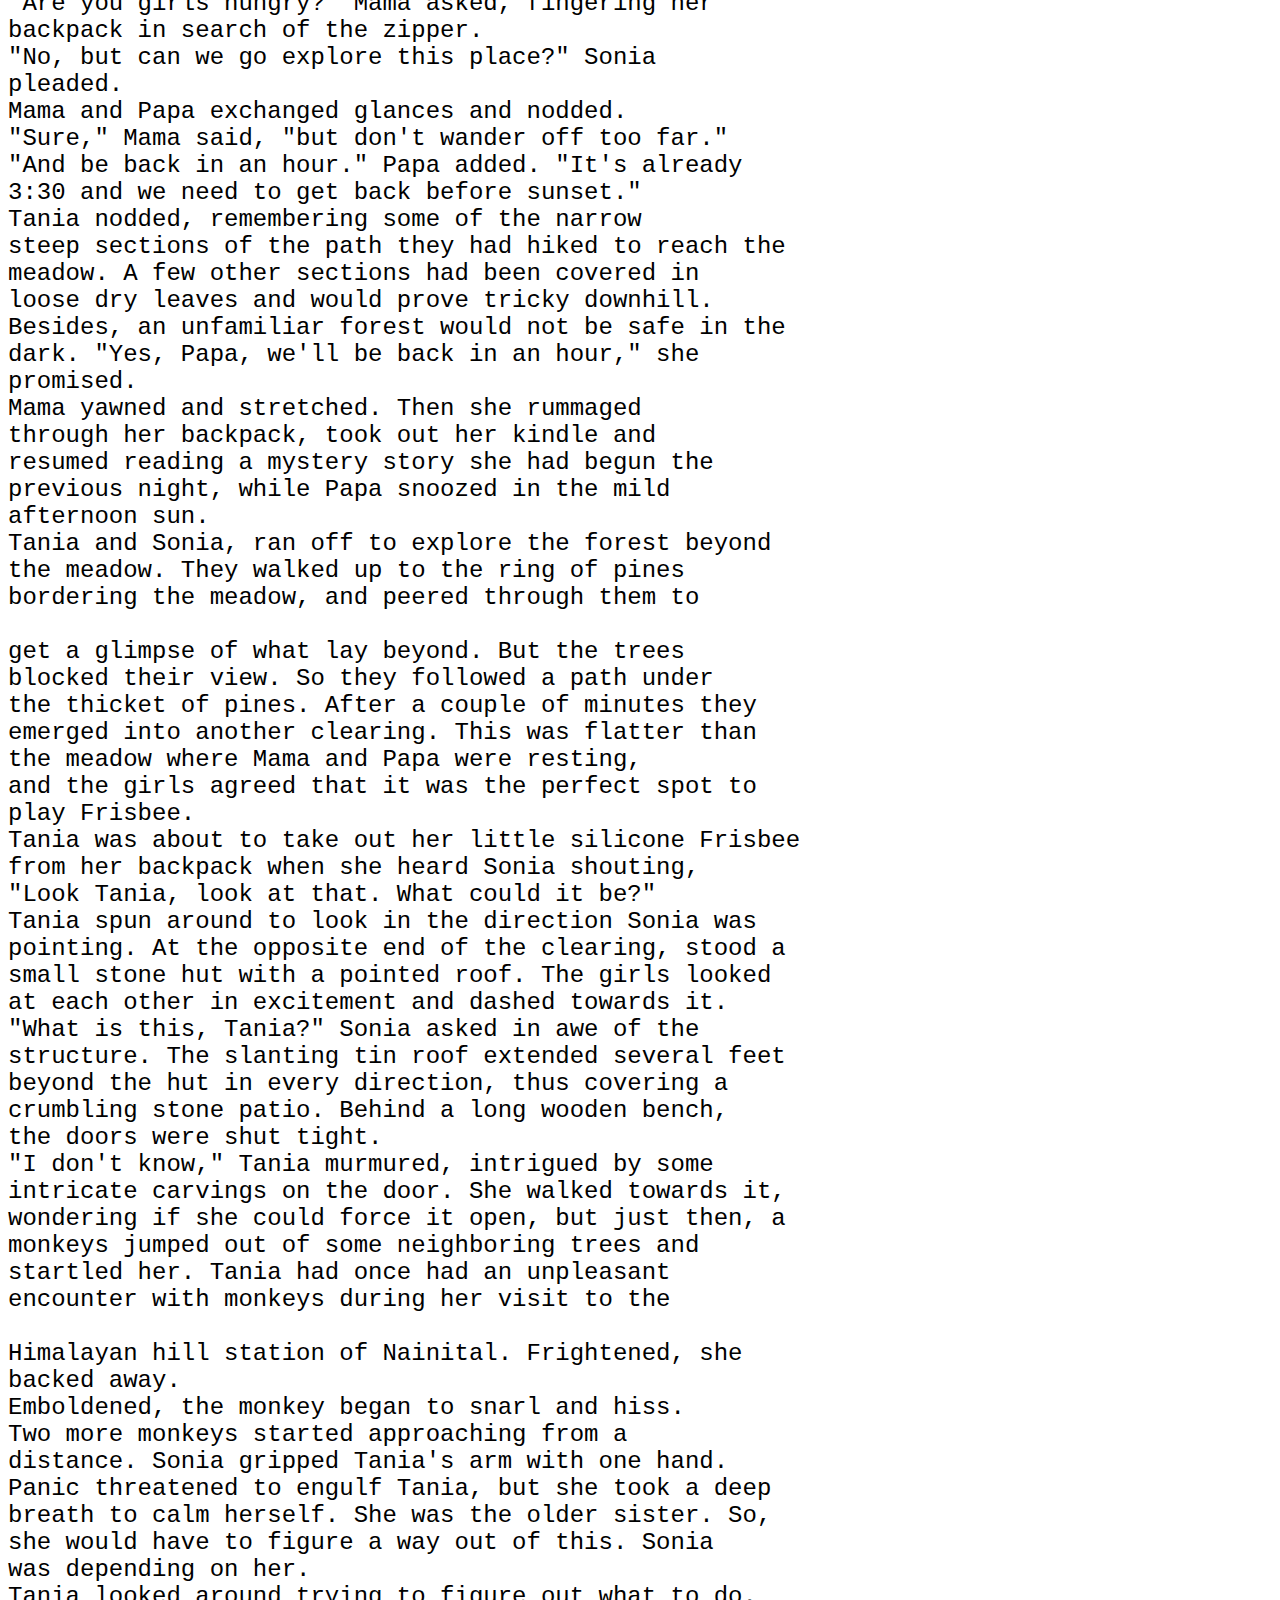
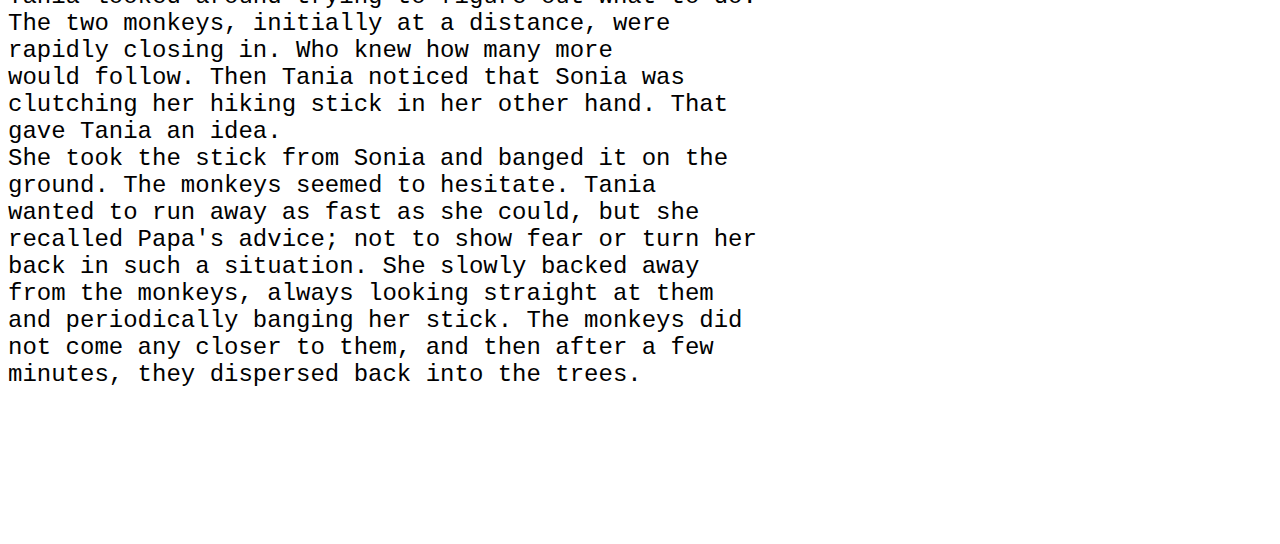
<file: book.html>
<!DOCTYPE html>
<html lang="en">
<head>
    <meta charset="UTF-8">
    <meta http-equiv="X-UA-Compatible" content="IE=edge">
    <meta name="viewport" content="width=device-width, initial-scale=1.0">
    <title>Document</title>
</head>
<body style="font-size: 1.5rem" ><pre>
    "Oh look at this, will you? It's unbelievable, but
true," Tania sang, as she ran around the wide open
mountaintop meadow encircled by lush green pine
trees. Sonia pranced behind her, waving a small tree
branch she had picked up on the trek and had been
using as a hiking stick.
Mama's delighted laugh chimed through the air, as
Papa lay flat on his back on the smooth sprawling
grass-covered undulating ground, inhaling the cool
pine scented mountain air.

Several patches of white daisies danced in the gentle
breeze. Brightly colored butterflies with exotic
patterns flitted between sporadic flowering bushes, a
couple of them engaging in a lively graceful dance.
Panting, Sonia plonked down next to Papa and rested
her head on his leg. "Papa, you're bleeding," Sonia
gasped, pointing at a spot on his track pants under
his knees.
Tania dashed over to see what the commotion was
all about. Papa sat up to check his leg, and burst out
laughing. "That's not blood, Sonia." He pinched her
cheeks. "Come, look closely. What do you see?"
Sonia and Tania peered at the red spot. "It's a
ladybug!" They exclaimed in unison.
"What a beautiful deep shade of red it is, just like a
drop of fresh blood. It's beautiful." Tania sighed,
while Sonia continued to gaze at it mesmerized.
"There are loads of them all over the place," Mama
remarked from a few feet away. "Look carefully at
the grass, and you'll find that it's teeming with life.
"Bugs, flies, moths, strawberries and whatnot."
"Strawberries!" Sonia smacked her lips. "Where,
where?" Her eyes darted around.

Tania laughed and walked over to where Mama was
pointing. She bent down to examine the little red
fruit smaller than a cherry seed. "This is a
strawberry?" Her eyebrows furrowed in confusion.
"It's so tiny," Sonia squealed. "Are you sure it's a
strawberry?" She frowned, skeptically.
"Yes," Mama smiled. "It's a wild strawberry. Fruits
in the wild are usually much smaller than we see in
our markets. It takes years of cultivation and seed
selection to get the large fruits we buy."
"Are these poisonous?" Tania asked, looking warily
at a strawberry she had plucked.
"No," Papa clapped her back and bit into one he had
picked.
"Yay! So we can eat them." Sonia's eyes sparkled as
she bit into one, but then her nose scrunched up in
disgust. "Pooh, these are tasteless," she spat.
"They're wild," Mama shrugged.
Tania, on the verge of popping a strawberry into her
mouth, stopped. "Never mind. I think I'll stick to
cultivated strawberries from Mahabaleshwar and let
these decorate the hillside.

"Are you girls hungry?" Mama asked, fingering her
backpack in search of the zipper.
"No, but can we go explore this place?" Sonia
pleaded.
Mama and Papa exchanged glances and nodded.
"Sure," Mama said, "but don't wander off too far."
"And be back in an hour." Papa added. "It's already
3:30 and we need to get back before sunset."
Tania nodded, remembering some of the narrow
steep sections of the path they had hiked to reach the
meadow. A few other sections had been covered in
loose dry leaves and would prove tricky downhill.
Besides, an unfamiliar forest would not be safe in the
dark. "Yes, Papa, we'll be back in an hour," she
promised.
Mama yawned and stretched. Then she rummaged
through her backpack, took out her kindle and
resumed reading a mystery story she had begun the
previous night, while Papa snoozed in the mild
afternoon sun.
Tania and Sonia, ran off to explore the forest beyond
the meadow. They walked up to the ring of pines
bordering the meadow, and peered through them to

get a glimpse of what lay beyond. But the trees
blocked their view. So they followed a path under
the thicket of pines. After a couple of minutes they
emerged into another clearing. This was flatter than
the meadow where Mama and Papa were resting,
and the girls agreed that it was the perfect spot to
play Frisbee.
Tania was about to take out her little silicone Frisbee
from her backpack when she heard Sonia shouting,
"Look Tania, look at that. What could it be?"
Tania spun around to look in the direction Sonia was
pointing. At the opposite end of the clearing, stood a
small stone hut with a pointed roof. The girls looked
at each other in excitement and dashed towards it.
"What is this, Tania?" Sonia asked in awe of the
structure. The slanting tin roof extended several feet
beyond the hut in every direction, thus covering a
crumbling stone patio. Behind a long wooden bench,
the doors were shut tight.
"I don't know," Tania murmured, intrigued by some
intricate carvings on the door. She walked towards it,
wondering if she could force it open, but just then, a
monkeys jumped out of some neighboring trees and
startled her. Tania had once had an unpleasant
encounter with monkeys during her visit to the

Himalayan hill station of Nainital. Frightened, she
backed away.
Emboldened, the monkey began to snarl and hiss.
Two more monkeys started approaching from a
distance. Sonia gripped Tania's arm with one hand.
Panic threatened to engulf Tania, but she took a deep
breath to calm herself. She was the older sister. So,
she would have to figure a way out of this. Sonia
was depending on her.
Tania looked around trying to figure out what to do.
The two monkeys, initially at a distance, were
rapidly closing in. Who knew how many more
would follow. Then Tania noticed that Sonia was
clutching her hiking stick in her other hand. That
gave Tania an idea.
She took the stick from Sonia and banged it on the
ground. The monkeys seemed to hesitate. Tania
wanted to run away as fast as she could, but she
recalled Papa's advice; not to show fear or turn her
back in such a situation. She slowly backed away
from the monkeys, always looking straight at them
and periodically banging her stick. The monkeys did
not come any closer to them, and then after a few
minutes, they dispersed back into the trees.
</pre>
</body>
</html>
</file>
<file: style.css>
* {
  margin: 0;
  padding: 0;
  color: #706f6f;
}

html {
  scroll-behavior: smooth;
  height: 100%;
}

h1, h2, h3 {
  color: #464a4e;
}

h2 {
  font-family: "Lato", sans-serif;
  font-size: 1.15rem;
  font-weight: bold;
  letter-spacing: 5px;
}

a {
  color: #706f6f;
  text-decoration: none;
}

a:hover {
  color: #2b2b2b;
}

@media all and (max-width: 798px) {
  .round {
    display: none;
  }
}
body {
  height: 100%;
  display: flex;
  flex-direction: column;
}
body header.header .container {
  background-color: #fff;
  max-width: 798px;
  height: 50px;
  margin: 0 auto;
}
body header.header nav.header-nav ul.header-nav-ul {
  display: flex;
  flex-direction: row;
  justify-content: space-between;
  align-items: center;
  list-style: none;
  height: 50px;
  font-family: "Lato", sans-serif;
  font-size: 0.75rem;
  box-sizing: border-box;
  padding: 15px;
}
body main {
  flex-grow: 1;
}
body main .container {
  max-width: 798px;
  margin: 0 auto;
}
body main .container .main-name-photo {
  display: flex;
  flex-direction: row;
  justify-content: space-between;
  align-items: center;
  height: 170px;
  box-sizing: border-box;
  padding: 40px;
  background-color: #f4f4f4;
  margin-bottom: 80px;
}
@media all and (max-width: 798px) {
  body main .container .main-name-photo {
    flex-direction: column;
    height: auto;
    min-height: 170px;
  }
}
body main .container .main-name-photo .name {
  font-family: "Raleway", sans-serif;
  font-size: 2.2rem;
  letter-spacing: 20px;
  font-weight: normal;
}
body main .container .main-name-photo .name b {
  color: #464a4e;
}
body main .container .main-name-photo .expertise {
  font-family: "Lato", sans-serif;
  font-size: 0.75rem;
  letter-spacing: 20px;
  font-weight: normal;
}
body main .container .main-name-photo img {
  width: 180px;
  height: auto;
  clip-path: circle(50%);
  position: relative;
  top: 30px;
}
body main .container .main-cv {
  display: flex;
  flex-direction: row;
  font-family: "Lato", sans-serif;
  font-size: 0.75rem;
}
@media all and (max-width: 798px) {
  body main .container .main-cv {
    flex-direction: column-reverse;
  }
}
body main .container .main-cv .underline {
  height: 2px;
  background-color: #464a4e;
  margin-top: 20px;
}
body main .container .main-cv .left-side {
  flex: 3;
  padding-left: 50px;
  display: flex;
  flex-direction: column;
  justify-content: space-between;
}
body main .container .main-cv .left-side nav.contacts {
  margin: 0 35px 0 0;
}
body main .container .main-cv .left-side nav.contacts h2 {
  display: none;
  margin-bottom: 20px;
  margin-top: 40px;
}
@media all and (max-width: 798px) {
  body main .container .main-cv .left-side nav.contacts h2 {
    display: block;
  }
}
body main .container .main-cv .left-side nav.contacts img {
  margin: 0 7px 0 0;
}
body main .container .main-cv .left-side nav.contacts ul {
  list-style: none;
  box-sizing: border-box;
  margin-bottom: 25px;
}
body main .container .main-cv .left-side nav.contacts ul li {
  line-height: 22px;
  align-items: center;
  display: flex;
  justify-content: space-between;
}
body main .container .main-cv .left-side nav.contacts ul li p {
  display: flex;
  justify-content: space-between;
  align-items: center;
}
body main .container .main-cv .left-side .skills, body main .container .main-cv .left-side .education, body main .container .main-cv .left-side .languages, body main .container .main-cv .left-side .hobbies {
  margin-top: 40px;
  margin-bottom: 20px;
}
body main .container .main-cv .left-side .skills ul, body main .container .main-cv .left-side .education ul, body main .container .main-cv .left-side .languages ul, body main .container .main-cv .left-side .hobbies ul {
  margin-top: 35px;
}
body main .container .main-cv .left-side .skills ul li, body main .container .main-cv .left-side .education ul li, body main .container .main-cv .left-side .languages ul li, body main .container .main-cv .left-side .hobbies ul li {
  line-height: 22px;
  align-items: center;
}
body main .container .main-cv .left-side .hobbies .icons {
  margin-top: 20px;
  display: flex;
  flex-direction: row;
  justify-content: space-between;
  box-sizing: border-box;
  padding: 0 30px 0 0;
}
body main .container .main-cv .left-side .hobbies .icons img {
  height: 40px;
}
body main .container .main-cv .left-side .round {
  background-color: #fff;
  width: 0.65rem;
  height: 0.65rem;
  border-radius: 50%;
  border: solid #2b2b2b 1px;
  transform: translate(7px, -5px);
  float: right;
}
body main .container .main-cv .right-side {
  flex: 5;
  padding-right: 50px;
  border-left: solid #464a4e 2px;
  display: flex;
  flex-direction: column;
  justify-content: space-between;
}
@media all and (max-width: 798px) {
  body main .container .main-cv .right-side {
    border-left: none;
  }
}
body main .container .main-cv .right-side .profile {
  margin-left: 35px;
  min-height: 130px;
}
body main .container .main-cv .right-side .profile h2 {
  margin-bottom: 20px;
}
body main .container .main-cv .right-side .profile p {
  line-height: 20px;
}
body main .container .main-cv .right-side .work-experience {
  margin-left: 35px;
}
body main .container .main-cv .right-side .work-experience h2 {
  margin: 40px 0 40px 0;
}
body main .container .main-cv .right-side .work-experience p {
  line-height: 20px;
  margin-bottom: 10px;
  text-indent: 30px;
}
body main .container .main-cv .right-side .work-experience b:hover {
  color: #2b2b2b;
}
body main .container .main-cv .right-side .work-experience ul {
  list-style: none;
}
body main .container .main-cv .right-side .example-of-code {
  margin-left: 35px;
}
body main .container .main-cv .right-side .example-of-code h2 {
  margin: 40px 0 40px 0;
  text-transform: uppercase;
}
body main .container .main-cv .right-side .example-of-code ul li {
  line-height: 22px;
}
body main .container .main-cv .right-side .round {
  background-color: #fff;
  width: 10px;
  height: 10px;
  border-radius: 50%;
  border: solid #2b2b2b 1px;
  transform: translate(-7px, -5px);
}
body main .container .main-cv img {
  height: 15px;
}
body footer {
  height: 50px;
  margin-top: auto;
  font-family: "Lato", sans-serif;
}
body footer .container {
  max-width: 798px;
  margin: 10px auto;
  padding-bottom: 10px;
  display: flex;
  flex-direction: row;
  justify-content: space-around;
  align-items: center;
}
@media all and (max-width: 400px) {
  body footer .container {
    flex-direction: column;
  }
  body footer div {
    margin: 10px 0;
  }
}
body footer div {
  display: flex;
  flex-direction: row;
  justify-content: space-around;
  align-items: center;
}
body footer div a {
  display: flex;
  flex-direction: row;
  justify-content: space-around;
  align-items: center;
}
body footer img {
  height: 40px;
  width: auto;
}

/*# sourceMappingURL=style.css.map */
</file>
<file: cssBayan/styles.css>
html {
  scroll-behavior: smooth;
  height: 99%;
}

a {
  color: #706f6f;
  text-decoration: none;
  font-size: medium;
}

body {
  height: 99%;
  display: flex;
  flex-direction: column;
}

body main.main {
  flex-grow: 1;
}

.container {
    width: 50rem;
    margin: 0 auto;
    color: #1e20ff;
    font-size: x-large;
}

.container h1 {
    color: #000;
}

h1 {
    font-weight: 700;
}

p {
    margin: 0;
}

ul {
    padding: 0;
}

ul li {
    cursor: pointer;
    list-style: none;
    box-sizing: border-box;
    border-bottom: solid 0.1rem lightgray;
    padding: 0.5rem 1rem;
    font-weight: 700;
}

ul li:first-child {
    border-top: solid 0.1rem lightgray;
}

label {
    cursor: pointer;
    height: auto;
    display: flex;
    flex-direction: column;
    
}

main.main .container img.meme {
    width: 50%;
    max-height: 0rem;
    transition: max-height 0.25s linear;
    margin: auto;
}

input {
    display: none;
}

main.main .container input:checked + label.label {
    color: #000;
    cursor: grab;
}

main.main .container input:checked + label.label img.meme{
    max-height: 60rem;
    margin: auto;
}

main.main .container input:checked + label.label .nameWithPlus img.plus {
    transform: rotate(45deg);
}

.nameWithPlus {
    display: flex;
    flex-direction: row;
    justify-content: space-between;
    align-items: center;
}

.plus {
    visibility: hidden;
}

main.main .container input:active + label.label {
    color: #1e20ff;
    cursor: grabbing;
}

main.main .container input:active + label.label .nameWithPlus img.plus {
    visibility: initial;
    filter: invert(12%) sepia(100%) saturate(4668%) hue-rotate(244deg) brightness(105%) contrast(124%);
}

main.main .container input:active + label.label .meme {
    opacity: 0.5;
}

body footer.footer {
  margin-top: auto;
}

body footer.footer .container {
  max-width: 45rem;
  display: flex;
  flex-direction: row;
  justify-content: space-around;
  align-items: center;
  font-size: medium;
  color: #2b2b2b;
}

body footer.footer div {
  display: flex;
  flex-direction: row;
  justify-content: space-around;
  align-items: center;
}
body footer.footer div a {
  display: flex;
  flex-direction: row;
  justify-content: space-around;
  align-items: center;
}
body footer.footer img {
  height: 2rem;
  width: auto;
}

@media screen and (hover:hover) {
    main.main .container input:hover + label.label img.meme{
        max-height: 60rem;
        margin: auto;
    }
    
    main.main .container input:hover + label.label .nameWithPlus img.plus {
        transform: rotate(45deg);
    }
    
    .container:hover {
        color: #000;
    }

    .container:hover img.plus {
        visibility: initial;
    }

    a:hover {
        color: #2b2b2b;
    }
}

@media screen and (max-width:820px) {
    .container {
        width: 95%;
        font-size: large;
    }

    main.main .container input:active + label.label .nameWithPlus img.plus {
        transform: rotate(45deg);
    }
}

@media screen and (max-width: 400px) {
  body footer.footer .container {
    flex-direction: column;
    font-size: x-small;
  }

  a {
    font-size: x-small;
  }

  body footer.footer img {
    height: 1rem;
    width: auto;
  }

}

@media screen and (max-width:320px) {
    .container {
        width: 95%;
        font-size: small;
    }
    
    main.main .container input:active + label.label .nameWithPlus img.plus {
        transform: rotate(45deg);
    }
}
</file>
<file: momentum/css/owfont-regular.css>
/*!
 *  owfont-regular 1.0.0 by Deniz Fuchidzhiev - http://websygen.com
 *  License - font: SIL OFL 1.1, css: MIT License
 */
/* FONT PATH
 * -------------------------- */
@font-face {
  font-family: 'owfont';
  src: url('../assets/fonts/owfont-regular.eot?v=1.0.0');
  src: url('../assets/fonts/owfont-regular.eot?#iefix&v=1.0.0') format('embedded-opentype'),
	   url('../assets/fonts/owfont-regular.woff') format('woff'),
	   url('../assets/fonts/owfont-regular.ttf') format('truetype'),
	   url('../assets/fonts/owfont-regular.svg#owf-regular') format('svg');
  font-weight: normal;
  font-style: normal;
}
.owf {
  display: inline-block;
  font: normal normal normal 14px/1 owfont;
  font-size: inherit;
  text-rendering: auto;
  -webkit-font-smoothing: antialiased;
  -moz-osx-font-smoothing: grayscale;
  transform: translate(0, 0);
}
/* makes the font 33% larger relative to the icon container */
.owf-lg {
  font-size: 1.33333333em;
  line-height: 0.75em;
  vertical-align: -15%;
}
.owf-2x {
  font-size: 2em;
}
.owf-3x {
  font-size: 3em;
}
.owf-4x {
  font-size: 4em;
}
.owf-5x {
  font-size: 5em;
}
.owf-fw {
  width: 1.28571429em;
  text-align: center;
}
.owf-ul {
  padding-left: 0;
  margin-left: 2.14285714em;
  list-style-type: none;
}
.owf-ul > li {
  position: relative;
}
.owf-li {
  position: absolute;
  left: -2.14285714em;
  width: 2.14285714em;
  top: 0.14285714em;
  text-align: center;
}
.owf-li.owf-lg {
  left: -1.85714286em;
}
.owf-border {
  padding: .2em .25em .15em;
  border: solid 0.08em #eeeeee;
  border-radius: .1em;
}
.owf-pull-right {
  float: right;
}
.owf-pull-left {
  float: left;
}
.owf.owf-pull-left {
  margin-right: .3em;
}
.owf.owf-pull-right {
  margin-left: .3em;
}

/* owfont uses the Unicode Private Use Area (PUA) to ensure screen
   readers do not read off random characters that represent icons */
   
/*   Weather Condition Codes    */
   
/*   Thunderstorm - - - - - - - - - - - - - - - - - - - - - - - - - - - - - - - - - - - -    */
   
/* thunderstorm with light rain */
.owf-200:before,
.owf-200-d:before,
.owf-200-n:before {
  content: "\EB28";
}
/* thunderstorm with rain */
.owf-201:before,
.owf-201-d:before,
.owf-201-n:before {
  content: "\EB29";
}
/* thunderstorm with heavy rain */
.owf-202:before,
.owf-202-d:before,
.owf-202-n:before {
  content: "\EB2A";
}
/*  light thunderstorm  */
.owf-210:before,
.owf-210-d:before,
.owf-210-n:before {
  content: "\EB32";
}
/*  thunderstorm  */
.owf-211:before,
.owf-211-d:before,
.owf-211-n:before {
  content: "\EB33";
}
/*   heavy thunderstorm   */
.owf-212:before,
.owf-212-d:before,
.owf-212-n:before {
  content: "\EB34";
}
/*   ragged thunderstorm   */
.owf-221:before,
.owf-221-d:before,
.owf-221-n:before {
  content: "\EB3D";
}
/*  thunderstorm with light drizzle    */
.owf-230:before,
.owf-230-d:before,
.owf-230-n:before {
  content: "\EB46";
}
/*  thunderstorm with drizzle     */
.owf-231:before,
.owf-231-d:before,
.owf-231-n:before {
  content: "\EB47";
}
/* thunderstorm with heavy drizzle     */
.owf-232:before,
.owf-232-d:before,
.owf-232-n:before {
  content: "\EB48";
}

/*   Drizzle - - - - - - - - - - - - - - - - - - - - - - - - - - - - - - - - - - - -    */

/*  light intensity drizzle */
.owf-300:before,
.owf-300-d:before,
.owf-300-n:before {
  content: "\EB8C";
}
/*  drizzle */
.owf-301:before,
.owf-301-d:before,
.owf-301-n:before {
  content: "\EB8D";
}
/*  heavy intensity drizzle  */
.owf-302:before,
.owf-302-d:before,
.owf-302-n:before {
  content: "\EB8E";
}
/*   light intensity drizzle rain  */
.owf-310:before,
.owf-310-d:before,
.owf-310-n:before {
  content: "\EB96";
}
/*  drizzle rain  */
.owf-311:before,
.owf-311-d:before,
.owf-311-n:before {
  content: "\EB97";
}
/* heavy intensity drizzle rain */
.owf-312:before,
.owf-312-d:before,
.owf-312-n:before {
  content: "\EB98";
}
/* shower rain and drizzle  */
.owf-313:before,
.owf-313-d:before,
.owf-313-n:before {
  content: "\EB99";
}
/* heavy shower rain and drizzle*/
.owf-314:before,
.owf-314-d:before,
.owf-314-n:before {
  content: "\EB9A";
}
/* shower drizzle */
.owf-321:before,
.owf-321-d:before,
.owf-321-n:before {
  content: "\EBA1";
}

/*   Rain - - - - - - - - - - - - - - - - - - - - - - - - - - - - - - - - - - - -    */

/* light rain  */
.owf-500:before,
.owf-500-d:before,
.owf-500-n:before {
  content: "\EC54";
}
/* moderate rain  */
.owf-501:before,
.owf-501-d:before,
.owf-501-n:before {
  content: "\EC55";
}
/* heavy intensity rain  */
.owf-502:before,
.owf-502-d:before,
.owf-502-n:before {
  content: "\EC56";
}
/* very heavy rain   */
.owf-503:before,
.owf-503-d:before,
.owf-503-n:before {
  content: "\EC57";
}
/* extreme rain    */
.owf-504:before,
.owf-504-d:before,
.owf-504-n:before {
  content: "\EC58";
}
/* freezing rain    */
.owf-511:before,
.owf-511-d:before,
.owf-511-n:before {
  content: "\EC5F";
}
/*  light intensity shower rain    */
.owf-520:before,
.owf-520-d:before,
.owf-520-n:before {
  content: "\EC68";
}
/* shower rain  */
.owf-521:before,
.owf-521-d:before,
.owf-521-n:before {
  content: "\EC69";
}
/*  heavy intensity shower rain  */
.owf-522:before,
.owf-522-d:before,
.owf-522-n:before {
  content: "\EC6A";
}
/* ragged shower rain  */
.owf-531:before,
.owf-531-d:before,
.owf-531-n:before {
  content: "\EC73";
}

/*   Snow - - - - - - - - - - - - - - - - - - - - - - - - - - - - - - - - - - - -    */

/* light snow  */
.owf-600:before,
.owf-600-d:before,
.owf-600-n:before {
  content: "\ECB8";
}
/*  snow  */
.owf-601:before,
.owf-601-d:before,
.owf-601-n:before {
  content: "\ECB9";
}
/*   heavy snow   */
.owf-602:before,
.owf-602-d:before,
.owf-602-n:before {
  content: "\ECBA";
}
/*  sleet  */
.owf-611:before,
.owf-611-d:before,
.owf-611-n:before {
  content: "\ECC3";
}
/*   shower sleet */
.owf-612:before,
.owf-612-d:before,
.owf-612-n:before {
  content: "\ECC4";
}
/* light rain and snow */
.owf-615:before,
.owf-615-d:before,
.owf-615-n:before {
  content: "\ECC7";
}
/* rain and snow  */
.owf-616:before,
.owf-616-d:before,
.owf-616-n:before {
  content: "\ECC8";
}
/* light shower snow  */
.owf-620:before,
.owf-620-d:before,
.owf-620-n:before {
  content: "\ECCC";
}
/* shower snow  */
.owf-621:before,
.owf-621-d:before,
.owf-621-n:before {
  content: "\ECCD";
}
/* heavy shower snow  */
.owf-622:before,
.owf-622-d:before,
.owf-622-n:before {
  content: "\ECCE";
}

/*   Atmosphere - - - - - - - - - - - - - - - - - - - - - - - - - - - - - - - - - - - -    */

/* mist */
.owf-701:before,
.owf-701-d:before,
.owf-701-n:before {
  content: "\ED1D";
}
/* smoke */
.owf-711:before,
.owf-711-d:before,
.owf-711-n:before {
  content: "\ED27";
}
/* haze */
.owf-721:before,
.owf-721-d:before,
.owf-721-n:before {
  content: "\ED31";
}
/* Sand/Dust Whirls */
.owf-731:before,
.owf-731-d:before,
.owf-731-n:before {
  content: "\ED3B";
}
/* Fog */
.owf-741:before,
.owf-741-d:before,
.owf-741-n:before {
  content: "\ED45";
}
/* sand */
.owf-751:before,
.owf-751-d:before,
.owf-751-n:before {
  content: "\ED4F";
}
/* dust */
.owf-761:before,
.owf-761-d:before,
.owf-761-n:before {
  content: "\ED59";
}
/*  VOLCANIC ASH  */
.owf-762:before,
.owf-762-d:before,
.owf-762-n:before {
  content: "\ED5A";
}
/* SQUALLS */
.owf-771:before,
.owf-771-d:before,
.owf-771-n:before {
  content: "\ED63";
}
/* TORNADO */
.owf-781:before,
.owf-781-d:before,
.owf-781-n:before {
  content: "\ED6D";
}

/*   Clouds - - - - - - - - - - - - - - - - - - - - - - - - - - - - - - - - - - - -    */

/*  sky is clear  */  /*  Calm  */
.owf-800:before,
.owf-800-d:before,
.owf-951:before,
.owf-951-d:before {
  content: "\ED80";
}
.owf-800-n:before,
.owf-951-n:before {
  content: "\F168";
}
/*  few clouds   */
.owf-801:before,
.owf-801-d:before {
  content: "\ED81";
}
.owf-801-n:before {
  content: "\F169";
}
/* scattered clouds */
.owf-802:before,
.owf-802-d:before {
  content: "\ED82";
}
.owf-802-n:before {
  content: "\F16A";
}
/* broken clouds  */
.owf-803:before,
.owf-803-d:before,
.owf-803-n:before {
  content: "\ED83";
}
/* overcast clouds  */
.owf-804:before,
.owf-804-d:before,
.owf-804-n:before {
  content: "\ED84";
}

/*   Extreme - - - - - - - - - - - - - - - - - - - - - - - - - - - - - - - - - - - -    */

/* tornado  */
.owf-900:before,
.owf-900-d:before,
.owf-900-n:before {
  content: "\EDE4";
}
/*  tropical storm  */
.owf-901:before,
.owf-901-d:before,
.owf-901-n:before {
  content: "\EDE5";
}
/* hurricane */
.owf-902:before,
.owf-902-d:before,
.owf-902-n:before {
  content: "\EDE6";
}
/* cold */
.owf-903:before,
.owf-903-d:before,
.owf-903-n:before {
  content: "\EDE7";
}
/* hot */
.owf-904:before,
.owf-904-d:before,
.owf-904-n:before {
  content: "\EDE8";
}
/* windy */
.owf-905:before,
.owf-905-d:before,
.owf-905-n:before {
  content: "\EDE9";
}
/* hail */
.owf-906:before,
.owf-906-d:before,
.owf-906-n:before {
  content: "\EDEA";
}

/*   Additional - - - - - - - - - - - - - - - - - - - - - - - - - - - - - - - - - - - -    */

/* Setting */
.owf-950:before,
.owf-950-d:before,
.owf-950-n:before {
  content: "\EE16";
}
/*  Light breeze  */
.owf-952:before,
.owf-952-d:before,
.owf-952-n:before {
  content: "\EE18";
}
/*  Gentle Breeze  */
.owf-953:before,
.owf-953-d:before,
.owf-953-n:before {
  content: "\EE19";
}
/*  Moderate breeze  */
.owf-954:before,
.owf-954-d:before,
.owf-954-n:before {
  content: "\EE1A";
}
/* Fresh Breeze  */
.owf-955:before,
.owf-955-d:before,
.owf-955-n:before {
  content: "\EE1B";
}
/* Strong  Breeze  */
.owf-956:before,
.owf-956-d:before,
.owf-956-n:before {
  content: "\EE1C";
}
/* High wind, near gale  */
.owf-957:before,
.owf-957-d:before,
.owf-957-n:before {
  content: "\EE1D";
}
/* Gale */
.owf-958:before,
.owf-958-d:before,
.owf-958-n:before {
  content: "\EE1E";
}
/*  Severe Gale  */
.owf-959:before,
.owf-959-d:before,
.owf-959-n:before {
  content: "\EE1F";
}
/* Storm */
.owf-960:before,
.owf-960-d:before,
.owf-960-n:before {
  content: "\EE20";
}
/*  Violent Storm  */
.owf-961:before,
.owf-961-d:before,
.owf-961-n:before {
  content: "\EE21";
}
/* Hurricane */
.owf-962:before,
.owf-962-d:before,
.owf-962-n:before {
  content: "\EE22";
}
</file>
<file: momentum/css/style.css>
@font-face {
  font-family: "Arial-MT";
  src: url("../assets/fonts/Arial-MT.woff"); /* Путь к файлу со шрифтом */
}

* {
  box-sizing: border-box;
  margin: 0;
  padding: 0;
}

body {
  min-width: 480px;
  min-height: 100vh;
  font-family: "Arial", sans-serif;
  font-size: 16px;
  color: #fff;
  text-align: center;
  background: url("../assets/img/bg.jpg") center/cover, rgba(0, 0, 0, 0.5);
  background-blend-mode: multiply;
  transition: background-image 1s ease-in-out;
}

.header {
  display: flex;
  justify-content: space-between;
  align-items: flex-start;
  width: 100%;
  height: 30vh;
  min-height: 220px;
  padding: 20px;
}

.player-controls {
  display: flex;
  align-items: center;
  justify-content: space-between;
  width: 120px;
  margin-bottom: 28px;
}

.play-list {
  text-align: left;
}

.play-item {
  position: relative;
  padding: 5px;
  padding-left: 20px;
  list-style: none;
  opacity: 0.8;
  cursor: pointer;
  transition: 0.3s;
}

.play-item:hover {
  opacity: 1;
}

.play-item::before {
  content: "\2713";
  position: absolute;
  left: 0;
  top: 2px;
  font-weight: 900;
}

.item-active::before {
  color: #c5b358;
}

.player-icon,
.slider-icon,
.change-quote {
  width: 32px;
  height: 32px;
  background-size: 32px 32px;
  background-position: center center;
  background-repeat: no-repeat;
  background-color: transparent;
  border: 0;
  outline: 0;
  opacity: 0.8;
  cursor: pointer;
  transition: 0.3s;
}

.player-icon:hover,
.slider-icon:hover,
.change-quote:hover {
  opacity: 1;
}

.player-icon:active,
.slider-icon:active,
.change-quote:active {
  border: 0;
  outline: 0;
  transform: scale(1.1);
}

.play {
  width: 40px;
  height: 40px;
  background-size: 40px 40px;
  background-image: url("../assets/svg/play.svg");
}

.pause {
  background-image: url("../assets/svg/pause.svg");
}

.play-prev {
  background-image: url("../assets/svg/play-prev.svg");
}

.play-next {
  background-image: url("../assets/svg/play-next.svg");
}

.weather {
  display: flex;
  flex-direction: column;
  justify-content: space-between;
  align-items: flex-start;
  row-gap: 5px;
  width: 180px;
  min-height: 180px;
  text-align: left;
}

.weather-error {
  margin-top: -10px;
}

#windDirection {
  width: 16px;
  height: auto;
  transform: rotate(0deg);
  display: block;
}

#wind1 {
  display: flex;
  flex-direction: row;
}

.wind {
  margin-right: 10px;
}

.description-container {
  display: flex;
  flex-wrap: wrap;
  justify-content: flex-start;
  align-items: center;
  column-gap: 12px;
}

.weather-icon {
  font-size: 44px;
}

.city {
  width: 170px;
  height: 34px;
  padding: 5px;
  font-size: 20px;
  line-height: 24px;
  color: #fff;
  border: 0;
  outline: 0;
  border-bottom: 1px solid #fff;
  background-color: transparent;
}

.city::placeholder {
  font-size: 20px;
  color: #fff;
  opacity: 0.6;
}

.main {
  position: relative;
  display: flex;
  flex-direction: column;
  justify-content: center;
  align-items: center;
  width: 100%;
  height: 40vh;
  min-height: 260px;
  padding: 20px;
}

.slider-icon {
  position: absolute;
  top: 50%;
  margin-top: -16px;
  cursor: pointer;
}

.slide-prev {
  left: 20px;
  background-image: url("../assets/svg/slider-prev.svg");
}

.slide-next {
  right: 20px;
  background-image: url("../assets/svg/slider-next.svg");
}

.time {
  min-height: 124px;
  margin-bottom: 10px;
  font-family: "Arial-MT";
  font-size: 100px;
  letter-spacing: -4px;
}

.date {
  min-height: 28px;
  font-size: 24px;
  margin-bottom: 20px;
}

.greeting-container {
  display: flex;
  flex-wrap: wrap;
  justify-content: stretch;
  align-items: center;
  min-height: 48px;
  width: 100vw;
  font-size: 40px;
}

.greeting {
  flex: 1;
  padding: 10px;
  text-align: right;
}

.name {
  flex: 1;
  max-width: 50%;
  padding: 10px;
  font-size: 40px;
  text-align: left;
  color: #fff;
  background-color: transparent;
  border: 0;
  outline: 0;
}

.name::placeholder {
  color: #fff;
  opacity: 0.6;
}

.footer {
  display: flex;
  flex-direction: column;
  justify-content: flex-end;
  align-items: center;
  width: 100%;
  height: 30vh;
  min-height: 160px;
  padding: 20px;
}

.myFooter {
  display: flex;
  align-items: center;
  justify-content: space-between;
  width: 100%;
}

.linksFooter {
  display: flex;
  align-items: center;
  min-width: 200px;
  justify-content: space-between;
}

.settingsClose {
  display: flex;
  flex-direction: row;
  color: white;
}

.settingsClose button {
  background-position: center center;
  background-repeat: no-repeat;
  background-color: transparent;
  border: 0;
  outline: 0;
  opacity: 0.8;
  cursor: pointer;
  transition: 0.3s;
  margin: 2px;
}

.settingsClose button:hover {
  transform: scale(1.2);
}

.activeLang {
  color: #c5b358;
}

.inactiveLang {
  color: white;
}

.settingsClass {
  display: flex;
  flex-direction: row;
  align-items: center;
  transition: 0.4s;
  position: relative;
  left: -65px;
}

.settingsClose {
  margin: 0 20px 0 0;
}

.settingOpen {
}

#settings {
  cursor: pointer;
  transition: 0.4s;
}

#settings:hover {
  transform: scale(1.2);
}

.footer img {
  height: 32px;
  width: auto;
}

.change-quote {
  margin-bottom: 30px;
  background-image: url("../assets/svg/reload.svg");
}

.quote {
  min-height: 32px;
  transition: all 1s ease;
}

.author {
  min-height: 20px;
}

.playListYellow {
  color: yellow;
}

@media (max-width: 768px) {
  .time {
    min-height: 80px;
    font-size: 72px;
  }

  .greeting-container {
    min-height: 40px;
    font-size: 32px;
  }

  .greeting {
    padding: 5px;
  }

  .name {
    font-size: 32px;
    padding: 5px;
  }
}
</file>
<file: plants/styles.css>
html {
    scroll-behavior: smooth;
}

body {
    margin: 0;
}

.w1440px {
    width: 1440px;
    height: fit-content;
    margin: auto;
}

a {
    text-decoration: none;
    color: #010201;
}

header {
    background-color: #EDF2EC;
}

.header1440px {
    height: 134px;
    width: 1440px;
    box-sizing: border-box;
    padding: 42px 110px;
    margin: auto;
}

#burgerMenu {
    display: none;
}

.navbar {
    display: flex;
}

.navbar nav {
    width: 452px;
    height: 50px;
    margin-left: 689px;
}

.navbar ul {
    display: flex;
    padding: 0;
    justify-content: space-between;
    height: 50px;
}

.navbar li {
    list-style: none;
    display: flex;
    height: 50px;
}

header .logo {
    position: relative;
    width: 79px;
    height: 21px;
    top: 10px;
}

header .navbar {
    font-family: 'Inika', serif;
    font-style: normal;
    font-weight: 400;
    font-size: 16px;
    line-height: 21px;
    color: #000000;
}

.welcome {
    width: 1440px;
    margin: auto;
    display: flex;
    height: 532px;
    padding: 62px 109px;
    box-sizing: border-box;
    background-color: #EDF2EC;
    justify-content: space-between;
}

.leafs {
    position: relative;
    width: 448.8px;
    height: 407.36px;
}

.welcome_text {
    margin-left: 224px;
    margin-top: 36px;
}

.welcome_text h1 {
    font-family: 'Inter', sans-serif;
    font-style: normal;
    font-weight: 700;
    font-size: 45px;
    line-height: 50px;
    color: #717171;
    width: 549px;
    height: 101px;
    margin: 0;
}

.welcome_text p {
    font-family: 'Inter', sans-serif;
    font-style: normal;
    font-weight: 400;
    font-size: 20px;
    line-height: 35px;
    color: #636060;
    width: 525.44px;
    height: 105px;
    margin: 42px 0 0 0;
}

.welcome_text .learn_more {
    position: relative;
    box-sizing: border-box;
    width: 158px;
    height: 44px;
    margin-top: 48px;
    border: 2px solid #E06733;
    border-radius: 10px;
    color: #000000;
    text-transform: uppercase;
    font-family: 'Inter', sans-serif;
    font-style: normal;
    font-weight: 400;
    font-size: 16px;
    line-height: 20px;
    cursor: pointer;
    bottom: 0px;
    transition: 500ms;
}

.welcome_text .learn_more:hover {
    color: #EDF2EC;
    background-color: #E06733;
}

.about {
    display: flex;
    background-color: #FFFFFF;
    width: 1440px;
    height: 666px;
    box-sizing: border-box;
    padding: 93px 109px;
}

.about .about_text {
    width: 605px;
    height: 350px;
    margin-top: 68px;
}

.about .about_text h2{
    width: 463px;
    height: 102px;
    font-family: 'Inika', serif;
    font-style: normal;
    color: #499A18;
    font-weight: 400;
    font-size: 40px;
    line-height: 52px;
    margin: 0;
}

.about .about_text p {
    font-family: 'Inter', sans-serif;
    font-style: normal;
    font-weight: 400;
    font-size: 20px;
    line-height: 30px;
    color: #636060;
    width: 605px;
    height: 208px;
    margin: 40px 0 0 0;
}

.about img {
    margin-left: 153px;
}

.service {
    background-color: #EDF2EC;
    width: 1440px;
    margin: auto;
    height: 1300px;
    box-sizing: border-box;
    padding: 40px 109px 121px;
}

.service .services_content {
    width: 1007px;
    height: 94px;
    display: inline-flex;
}

.service .services_content h2 {
    font-family: 'Inika', serif;
    font-style: normal;
    font-weight: 400;
    font-size: 40px;
    line-height: 52px;
    color: #499A18;
    width: 306px;
    height: 94px;
    margin: 0;
    display: flex;
}

.service .services_content .services_btns {
    display: flex;
    margin-left: 142px;
    justify-content: space-between;
    width: 559px;
    height: 50px;
    margin-top: 29px;
}

.service .services_content .services_btns .btn {
    box-sizing: border-box;
    width: 161px;
    height: 50px;
    border: 1px solid #E06733;
    border-radius: 5px;
    font-family: 'Inika', serif;
    font-style: normal;
    font-weight: 400;
    font-size: 20px;
    line-height: 26px;
    color: #E06733;
    cursor: pointer;
    transition: 500ms;
}

.service .services_content .services_btns .btn:hover,
.service .services_content .services_btns .btn.gardens:hover,
.service .services_content .services_btns .btn.plants:hover,
.service .services_content .services_btns .btn.lawn:hover {
    color: #EDF2EC;
    background-color: #E06733;
}

.service .services {
    display: flex;
    margin-top: 90px;
    width: 1222px;
    height: 955px;
    align-content: space-between;
    justify-content: space-between;
    flex-wrap: wrap;
}

.service .services .service_item {
    display: grid;
    width: 330px;
    height: 450px;
    filter: blur(0px);
    cursor: pointer;
    transition: 0.5s;
}

.service .services .service_item.planting{
    filter: blur(0px);
}

.service .services .service_item.lawnCare{
    filter: blur(0px);
}

.service .services .service_item.gardenCare{
    filter: blur(0px);
}

.service .services .service_item img {
    border-radius: 20px 20px 0px 0px;
    
}

.service .services .service_item img.img768{
    display: none;
}

.service .services .service_item .rectangle {
    box-sizing: border-box;
    width: 330px;
    height: 100px;
    border: 1px solid #E3E1D5;
    border-radius: 0px 0px 20px 20px;
}

.service .services .service_item .rectangle h2 {
    margin: 10px 0 0 0;
    display: flex;
    height: 24px;
    font-family: 'Inter', sans-serif;
    font-style: normal;
    font-weight: 700;
    font-size: 20px;
    line-height: 20px;
    color: #E06733;
    margin: 10px auto 0;
    justify-content: center;
}

.service .services .service_item .rectangle p {
    margin: 10px 31px 0;
    width: 267.19px;
    height: 20px;
    font-family: 'Inter', sans-serif;
    font-style: normal;
    font-weight: 400;
    font-size: 16px;
    line-height: 20px;
    color: #717171;
}

.prices {
    box-sizing: border-box;
    padding: 40px 109px 115px;
    width: 1440px;
    height: 560px;
    background: #FFFFFF;
}

.prices .prices_wrapper {
    width: 1222px;
    height: 405px;
    position: relative;
    display: flex;
    justify-content: space-between;
}

.prices .prices_wrapper .leafs {
    position: absolute;
    width: 152px;
    height: 174.99px;
    bottom: 0;
    right: 0;
}

.prices .prices_wrapper .prices_bar {
    width: 332px;
    height: 391.01px;
}

.prices .prices_wrapper .prices_bar h2 {
    width: 135px;
    height: 49px;
    margin: 0;
    font-family: 'Inter', sans-serif;
    font-style: normal;
    font-weight: 700;
    font-size: 40px;
    line-height: 48px;
    color: #000000;
}

.prices .prices_wrapper .prices_bar .prices_items {
    display: flex;
    box-sizing: border-box;
    padding: 34px 41px;
    width: 332px;
    height: 282.01px;
    margin-top: 60px;
    border: 1px solid #E3E1D5;
    border-radius: 20px;
    flex-direction: column;
    justify-content: space-between;
    transition: 0.5s;
}

.underscore {
    height: 0px;
    width: 164px;
    border: 0.5px solid #AEA1A1;
    border-radius: 25%;
    display: block;
    margin-top: 12px;
}

.prices .prices_wrapper .prices_bar .prices_items .prices_item,
.prices .prices_wrapper .prices_bar .prices_items .prices_item.basics,
.prices .prices_wrapper .prices_bar .prices_items .prices_item.standard,
.prices .prices_wrapper .prices_bar .prices_items .prices_item.procare {
    display: flex;
    flex-direction: column;
    align-items: left;
    box-sizing: border-box;
    padding: 16px 40px;
    width: 250px;
    height: 50px;
    background-color: #EDF2EC;
    border-radius: 20px;
    font-family: 'Inter', sans-serif;
    font-style: normal;
    font-weight: 700;
    font-size: 20px;
    line-height: 20px;
    color: #000000;
    position: relative;
    transition: 0.5s;
}

.prices .prices_wrapper .prices_bar .prices_items .prices_item .open {
    display: none;
    flex-direction: column;
    height: 108px;
}

.prices .prices_wrapper .prices_bar .prices_items .prices_item .open .text {
    width: 169px;
    height: 30px;
    font-family: 'Inter', sans-serif;
    font-style: normal;
    font-weight: 300;
    font-size: 10px;
    line-height: 10px;
    margin: 6px 0 0 0;
    color: #717171;
}

.prices .prices_wrapper .prices_bar .prices_items .prices_item .open .price {
    font-family: 'Inter', sans-serif;
    font-style: normal;
    font-weight: 400;
    font-size: 12px;
    line-height: 20px;
    margin: 6px 0 0 0;
    width: 123px;
    height: 17px;
}

.prices .prices_wrapper .prices_bar .prices_items .prices_item .open .dollar {
    font-family: 'Inter', sans-serif;
    font-style: normal;
    font-weight: 700;
    font-size: 12px;
    line-height: 20px;
    color: #E06733;
}

.prices .prices_wrapper .prices_bar .prices_items .prices_item .open .summa {
    font-family: 'Inter', sans-serif;
    font-style: normal;
    font-weight: 700;
    font-size: 16px;
    line-height: 20px;
    color: #E06733;
}

.prices .prices_wrapper .prices_bar .prices_items .prices_item .open .order {
    background: #FFFFFF;
    border-radius: 10px;
    border: none;
    cursor: pointer;
    margin-top: 12px;
    width: 86px;
    height: 25px;
    font-family: 'Inter', sans-serif;
    font-style: normal;
    font-weight: 700;
    font-size: 14px;
    line-height: 20px;
    color: #717171;
}

.prices .prices_wrapper .prices_bar .prices_items .prices_item .open a {
    width: 86px;
    height: 25px;
}

.prices .prices_wrapper .prices_bar .prices_items .prices_item .accordeon_btn{
    width: 16px;
    height: 16px;
    border-radius: 50%;
    background: #D9D9D9;
    align-items: center;
    justify-content: center;
    position: absolute;
    right: 40px;
    top: 20px;
    display: flex;
    cursor: pointer;
}

.prices .prices_wrapper .text_call_us {
    display: flex;
    width: 452px;
    height: 191.01px;
    flex-direction: column;
    align-items: flex-end;
}

.prices .prices_wrapper .text_call_us h2 {
    width: 452px;
    height: 103px;
    margin: 0;
    font-family: 'Inter', sans-serif;
    font-style: normal;
    font-weight: 700;
    font-size: 40px;
    line-height: 50px;
    text-align: right;
}

.prices .prices_wrapper .text_call_us .btn {
    box-sizing: border-box;
    width: 161px;
    height: 50px;
    border: 1px solid #E06733;
    border-radius: 5px;
    font-family: 'Inika', serif;
    font-style: normal;
    font-weight: 700;
    font-size: 20px;
    line-height: 26px;
    color: #E06733;
    cursor: pointer;
    margin-top: 38px;
    background-color: #ffffff;
    transition: 500ms;
}

.prices .prices_wrapper .text_call_us .btn:hover {
    color: #EDF2EC;
    background-color: #E06733;
}

.contacts {
    box-sizing: border-box;
    padding: 0 109px;
    width: 1440px;
    height: 550px;
    margin: auto;
    display: flex;
    transition: 0.5s;
}

.contacts h2 {
    margin: 60px 64px 0 113px;
    width: 195px;
    height: 51px;
    font-family: 'Inika', serif;
    font-style: normal;
    font-weight: 700;
    font-size: 40px;
    line-height: 52px;
    color: #499A18;
}

.contacts .city {
    margin: 148px 0 0 0;
    margin-bottom: 0;
    width: 450px;
    height: 50px;
    background-color: #D6E7D2;
    box-shadow: 0px 4px 4px rgba(0, 0, 0, 0.25);
    display: flex;
    flex-direction: column;
    justify-content: space-between;
    box-sizing: border-box;
    padding: 5px 35px 5px 0;
    font-family: 'Inter', sans-serif;
    font-style: normal;
    font-weight: 400;
    font-size: 20px;
    line-height: 40px;
    letter-spacing: 0.05em;
    color: #717171;
    cursor: pointer;
    z-index: 2;
}

#cityFist {
    padding-left: 20px;
    z-index: 2;
}

#cityChoose.active {
    background: #C1E698;
    border: 1px solid #D6E7D2;
    border-radius: 0px;
}

#Sherill:hover, #Yonkers:hover,
#Canandaigua:hover, #NewYork:hover {
    font-family: 'Inter', sans-serif;
    font-style: normal;
    font-weight: 400;
    font-size: 16px;
    line-height: 40px;
    letter-spacing: 0.05em;
    color: #717171;
    border-bottom: 1px solid #717171;
}

.contacts .city #cityFist {
    display: flex;
    justify-content: space-between;
    transition: 0.5s;
}

.contacts .city .choosingCities {
    width: 450px;
    height: 0;
    background: #DCE9D9;
    flex-direction: column;
    box-sizing: border-box;
    font-family: 'Inter', sans-serif;
    font-style: normal;
    font-weight: 400;
    font-size: 16px;
    line-height: 40px;
    letter-spacing: 0.05em;
    color: #499A18;
    transition: 0.5s;
    display: flex;
    z-index: 2;
}

#choosingCities.active {
    height: 234px;
    padding: 27px 50px 31px 20px;
    transition: 0.5s;
}

.NewYork, .Canandaigua, .Yonkers, .Sherill {
    display: none;
    z-index: 2;
}

#NewYork.active, #Canandaigua.active, #Yonkers.active, #Sherill.active {
    display: flex;
}

.contacts .city .choosingCities div {
    border-bottom: 1px solid #D9D9D9; 
    cursor: pointer;
    transition: 0.5s;
}

.contacts .city .accordeon_btn {
    width: 16px;
    height: 16px;
    border-radius: 50%;
    align-items: center;
    justify-content: center;
    position: relative;
    display: flex;
    margin-top: 12px;
    transition: 0.5s;
}

.cityCard {
    width: 448px;
    height: 214px;
    margin: 47px 0 0 0;
    padding: 17px 0 32px 0;
    background: #EDF2EC;
    border: 1px solid #000000;
    border-radius: 20px;
    box-sizing: border-box;
    flex-direction: row;
    justify-content: space-between;
    flex-wrap: wrap;
    justify-content: center;
    z-index: 1;
    display: none;
}

.cityCard.active {
    display: flex;
}

.cityCard a {
    width: 122px;
    height: 26px;
    font-family: 'Inika', sans-serif;
    font-style: normal;
    font-weight: 700;
    font-size: 10px;
    line-height: 13px;
    text-align: center;    
    color: #717171;
    border: 1px solid #E06733;
    border-radius: 5px;
    padding: 7px;
    box-sizing: border-box;
    margin: 10px 0 0 0;
}

.cityCard p {
    margin: 0;
}

.phones {
    height: 115px;
    width: 130px;
    font-family: 'Inter', sans-serif;
    font-style: normal;
    font-weight: 400;
    font-size: 16px;
    line-height: 40px;
    letter-spacing: 0.05em;
    color: #000000;
    margin: 0 0 0 33px;
}

.phones2 {
    width: 207px;
    font-family: 'Inter', sans-serif;
    font-style: normal;
    font-weight: 400;
    font-size: 16px;
    line-height: 40px;
    letter-spacing: 0.05em;
    color: #717171;
    margin: 0 76px 0 0;
}


.accordeon_btnIMG_active {
    display: none;
    transition: 0.5s;
}

#accordeon_btnIMG_active.active {
    display: block;
    transition: 0.5s;
}

.accordeon_btnIMG_unactive {
    display: block;
    transition: 0.5s;
}

#accordeon_btnIMG_unactive.active {
    display: none;
    transition: 0.5s;
}

.contacts img.woman {
    margin-top: 53px;
}

footer {
    width: 1440px;
    height: 130px;
    margin: auto;
    box-sizing: border-box;
    padding: 40px 109px;
    font-family: 'Inter', sans-serif;
    font-style: normal;
    font-weight: 400;
    font-size: 20px;
    line-height: 50px;
    color: #000000;
    display: flex;
    justify-content: space-between;
}

footer .footer_data {
    height: 50px;
    width: 182px;
    display: flex;
    justify-content: space-between;
}

footer .social_list {
    width: 188px;
    height: 50px;
    box-sizing: border-box;
    padding: 9px 3px;
    display: flex;
    justify-content: space-between;
}

@media screen and 
    (max-width: 1439px) and 
    (min-width: 768px) {

    .w1440px {
        width: 768px;
    }

    .header1440px {
        height: 117px;
        width: 768px;
        box-sizing: border-box;
        padding: 35px 50px;
        margin: auto;
    }

    .navbar nav {
        width: 452px;
        height: 47px;
        margin-left: 139px;
    }

    .welcome {
        width: 768px;
        height: 420px;
        padding: 40px 50px 70px;
        flex-direction: row-reverse;
    }

    .leafs {
        width: 280px;
        height: 254.15px;
    }

    .leafs img {
        width: 280px;
        height: 254.15px;
    }

    .welcome_text {
        width: 346px;
        height: 310px;
        margin: 0;
    }

    .welcome_text h1 {
        font-weight: 700;
        font-size: 35px;
        line-height: 50px;
        width: 341px;
        height: 101px;
    }

    .welcome_text p {
        width: 341px;
        height: 105px;
        margin: 30px 0 0 5px;
        font-weight: 400;
        font-size: 16px;
        line-height: 25px;
    }

    .welcome_text .learn_more {
         margin-top: 30px;
    }

    .about {
        width: 768px;
        height: 783px;
        display: flex;
        flex-direction: column;
        padding: 40px 50px 95px;
        align-items: center;
        justify-content: space-between;
    }

    .about .about_text h2 {
        font-weight: 400;
        font-size: 35px;
        line-height: 46px;
        width: 423px;
        height: 102px;
        text-align: center;
    }

    .about .about_text {
        display: flex;
        width: 668px;
        height: 350px;
        margin: 0;
        align-items: center;
        flex-direction: column;
    }

    .about .about_text p {
        width: 668px;
        height: 208px;
    }

    .about img {
        margin: 0;
        width: 250px;
        height: auto;
    }

    .service {
        width: 768px;
        height: 1780px; 
        padding: 60px 50px 70px;
    }

    .service .services_content {
        width: 668px;
        height: 184px;
        flex-direction: column;
    }

    .service .services_content h2 {
        font-weight: 400;
        font-size: 35px;
        line-height: 46px;
    }

    .service .services_content .services_btns {
        width: 559px;
        height: 50px;
        margin: 40px 0;
    }

    .service .services {
        width: 668px;
        height: 1426px;
        margin-top: 40px;
    }

    .service .services .service_item {
        width: 281px;
        height: 450px;
    }

    .service .services .service_item img.img768 {
        display: block;
    }

    .service .services .service_item img.img1440 {
        display: none;
    }

    .service .services .service_item .rectangle {
        width: 280px;
        height: 100px;
    }

    .service .services .service_item .rectangle p {
        width: 201px;
        height: 40px;
        margin: 10px auto 0;
        text-align: center;
    }

    .prices {
        width: 768px;
        height: 585px;
        padding: 40px 50px 88px;
    }

    .prices .prices_wrapper .leafs img {
        width: 152px;
        height: 174.98px;
    }

    .prices .prices_wrapper .prices_bar h2 {
        font-size: 35px;
        line-height: 42px;
        width: 135px;
        height: 49px;
        text-align: center;
    }

    .prices .prices_wrapper .prices_bar .prices_items {
        margin-top: 50px;
    }

    .prices .prices_wrapper {
        width: 668px;
        height: 457px;
    }

    .prices .prices_wrapper .text_call_us h2 {
        margin-top: 99px;
        width: 296px;
        height: 78px;
        font-weight: 700;
        font-size: 25px;
        line-height: 35px;
    }

    .prices .prices_wrapper .text_call_us .btn{
        margin-top: 29px;
    }

    .contacts {
        padding: 40px 159px 0;
        width: 768px;
        height: 739px;
        flex-direction: column;
        align-items: center;
        overflow: hidden;
    }

    .contacts img.woman {
        order: 2;
        margin-top: 250px;
        width: 200px;
        height: auto;
        margin-left: 20px;
    }

    .contacts h2 {
        order: 0;
        margin: 0;
    }

    .contacts .city {
        margin: 100px 0 0 0;
    }

    .contacts .city .accordeon_btn {
        background-color: #AEA1A1;
    }

    .contacts h2 {
        width: 192px;
        height: 51px;
    }


    footer {
        width: 768px;
        height: 181px;
        flex-direction: column;
        align-items: center;
        padding: 33px 279px 18px;
        font-weight: 400;
        font-size: 20px;
        line-height: 24px;
        }

    footer .footer_data {
        height: 32px;
        width: 210px;
        justify-content: space-evenly;
    }

    footer .footer_data a {
        height: 32px;
        width: 210px;    
    }
}

@media screen and 
    (max-width: 767px) {

    .w1440px {
        max-width: 380px;
        min-width: 320px;
        width: 100%;
    }

    .header1440px {
        height: 96px;
        max-width: 380px;
        min-width: 320px;
        width: 100%;
        box-sizing: border-box;
        padding: 36px 25px;
        margin: auto;
    }

    header .logo {
        top: 0;
    }

    .navbar {
        justify-content: space-between;
    }

    #burgerMenu {
        display: block;
        cursor: pointer;
        transition: 0.3s;
        transform: rotate(0);
        z-index: 3;
        transition: 0.3s;
    }

    #nav-menu {
        position: fixed;
        left: -100%;
        top: 96px;
        width: 100%;
        margin: auto;
        height: 250px;
        z-index: 2;
        transition: 0.3s;
    }

    .navbar nav ul {
        flex-direction: column;
        height: 250px;
        width: 100%;
        background-color: #EDF2EC;
        align-items: center;
        box-sizing: border-box;
    }

    .navbar nav ul li {
        align-items: center;
        box-sizing: border-box;
        border: #499A18 solid 1px;
        border-radius: 2px;
        width: 100%;
        height: 20%;
        align-items: center;
        justify-content: center;
    }

    .navbar nav ul li:nth-child(1) {
        border-top: #499A18 solid 2px;
    }

    .navbar nav ul li:nth-child(5) {
        border-bottom: #499A18 solid 2px;
    }

    .navbar nav ul li a {
        width: 100%;
        height: 100%;
        text-align: center;
        display: flex;
        align-items: center;
        justify-content: center;
    }

    .welcome {
        max-width: 380px;
        min-width: 320px;
        width: 100%;
        padding: 24px 25px;
        height: 300px;
        justify-content: center;
    }

    .leafs {
        display: none;
    }

    .welcome_text {
        max-width: 330px;
        min-width: 320px;
        width: 100%;
        height: 252px;
        margin: 0;
    }

    .welcome_text h1 {
        font-weight: 700;
        font-size: 25px;
        line-height: 35px;
        max-width: 330px;
        min-width: 320px;
        width: 100%;
        height: 72px;
    }

    .welcome_text p {
        max-width: 314px;
        width: 100%;
        height: 105px;
        margin: 20px 15px 0 0;
        font-weight: 400;
        font-size: 16px;
        line-height: 25px;
    }

    .welcome_text .learn_more {
        margin-top: 20px;
        width: 100px;
        height: 34.14px;
        font-size: 10px;
        line-height: 20px;
    }

    .about {
        max-width: 380px;
        min-width: 320px;
        width: 100%;
        height: 516px;
        display: flex;
        flex-direction: column;
        padding: 30px 25px 31px;
        align-items: center;
        justify-content: space-between;
    }

    .about .about_text h2 {
        font-weight: 400;
        font-size: 25px;
        line-height: 33px;
        width: 288px;
        height: 58px;
        text-align: center;
    }

    .about .about_text {
        display: flex;
        max-width: 380px;
        min-width: 320px;
        width: 100%;
        margin: 0;
        align-items: center;
        flex-direction: column;
    }

    .about .about_text p {
        max-width: 330px;
        min-width: 320px;
        width: 100%;
        height: 228px;
        font-size: 15px;
        line-height: 25px;
        margin: 21px 0 0 0;
    }

    .about img {
        margin: 0;
        width: 150px;
        height: auto;
    }

    .service {
        max-width: 380px;
        min-width: 320px;
        width: 100%;
        height: auto;
        padding: 30px 25px 27px;
    }

    .service .services_content {
        width: 100%;
        height: auto;
        flex-direction: column;
    }

    .service .services_content h2 {
        width: 187px;
        height: 69px;
        font-weight: 400;
        font-size: 25px;
        line-height: 33px;
    }

    .service .services_content .services_btns {
        width: 252px;
        height: 79px;
        margin: 35px 0 40px;
        flex-wrap: wrap;
        align-content: space-between;
    }

    .service .services_content .services_btns .btn {
        width: 121px;
        height: 35px;
        font-weight: 400;
        font-size: 15px;
        line-height: 20px;
    }

    .service .services {
        width: 280px;
        height: 2870px;
        margin-top: 0;
        margin: 0 auto;
    }

    .service .services .service_item {
        width: 280px;
        height: 450px;
    }

    .service .services .service_item img.img768 {
        display: block;
    }

    .service .services .service_item img.img1440 {
        display: none;
    }

    .service .services .service_item .rectangle {
        width: 280px;
        height: 100px;
    }

    .service .services .service_item .rectangle p {
        width: 201px;
        height: 40px;
        margin: 10px auto 0;
        text-align: center;
    }

    .prices {
        max-width: 380px;
        min-width: 320px;
        width: 100%;
        height: auto;
        padding: 25px 0 40px;
    }

    .prices .prices_wrapper .leafs {
        display: none;
    }

    .prices .prices_wrapper .prices_bar {
        width: 100%;
        height: auto;
        align-items: center;
        display: flex;
        flex-direction: column;
    }

    .prices .prices_wrapper .prices_bar h2 {
        font-size: 25px;
        line-height: 30px;
        width: 90px;
        height: 27px;
        text-align: center;
    }

    .prices .prices_wrapper .prices_bar .prices_items {
        margin-top: 40px;
        width: 224px;
        height: 235px;
        padding: 29px 22px;
    }

    .prices .prices_wrapper .prices_bar .prices_items .prices_item,
    .prices .prices_wrapper .prices_bar .prices_items .prices_item.basics,
    .prices .prices_wrapper .prices_bar .prices_items .prices_item.standard,
    .prices .prices_wrapper .prices_bar .prices_items .prices_item.procare {
        width: 180px;
        height: 50px;
        padding: 15px 40px 15px 30px;
        font-size: 15px;
        line-height: 20px;
    }

    .underscore {
        width: 94px;
    }

    .prices .prices_wrapper .prices_bar .prices_items .prices_item .open {
        height: auto;
    }

    .prices .prices_wrapper .prices_bar .prices_items .prices_item .open .text {
        width: 99px;
        height: auto;
    }

    .prices .prices_wrapper {
        width: 230px;
        height: auto;
        flex-direction: column;
        align-items: center;
        margin: auto;
    }

    .prices .prices_wrapper .text_call_us {
        width: 230px;
        height: 126px;
        align-items: center;
        margin-top: 19px;
    }

    .prices .prices_wrapper .text_call_us h2 {
        margin-top: 0;
        width: 230px;
        height: 77px;
        font-weight: 700;
        font-size: 20px;
        line-height: 35px;
        text-align: center;
    }

    .prices .prices_wrapper .text_call_us .btn{
        margin-top: 14px;
        width: 121px;
        height: 35px;
        font-weight: 700;
        font-size: 15px;
        line-height: 20px;
    }

    .contacts {
        padding: 25px 42px 0;
        max-width: 380px;
        min-width: 320px;
        width: 100%;
        height: auto;
        flex-direction: column;
        align-items: center;
        overflow: hidden;
    }

    .contacts img.woman {
        order: 2;
        width: 100px;
        height: auto;
        margin: 132px 0 0 0;
    }

    .contacts h2 {
        order: 0;
        margin: 0;
        font-weight: 700;
        font-size: 25px;
        line-height: 33px;
        width: 192px;
        height: 34px;
        text-align: center;
    }

    .contacts .city {
        margin: 80px 0 0 0;
        width: 300px;
        height: 50px;
        padding: 5px 20px 5px 0;
    }

    .contacts .city .choosingCities {
        width: 300px;
    }

    #choosingCities.active {
        width: 300px;
    }

    .cityCard {
        width: 282px;
        height: 212px;
        padding: 23px 0 36px 0;
        margin: 49px 0 33px 0;
    }

    .phones{
        line-height: 40px;
        width: 64px;
        margin: 0;
    }

    .phones2 {
        line-height: 40px;
        width: 144px;
        margin: 0 0 0 5px;
    }

    #contactsDiv {
        align-items: center;
        justify-content: center;
        display: flex;
        flex-direction: column;
    }

    #officeAddress{
        line-height: 20px;
    }

    .contacts .city .accordeon_btn {
        background-color: #AEA1A1;
    }

    footer {
        max-width: 380px;
        min-width: 320px;
        width: 100%;
        height: 146px;
        flex-direction: column;
        align-items: center;
        padding: 22px 0 7px;
        font-weight: 400;
        font-size: 20px;
        line-height: 24px;
        }

    footer .footer_data {
        height: 32px;
        width: 210px;
        justify-content: space-evenly;
    }

    footer .footer_data a {
        height: 32px;
        width: 210px;    
    }
}
</file>
<file: plants/plants/styles.css>
html {
    scroll-behavior: smooth;
}

body {
    margin: 0;
}

.w1440px {
    width: 1440px;
    height: fit-content;
    margin: auto;
}

a {
    text-decoration: none;
    color: #010201;
}

header {
    background-color: #EDF2EC;
}

.header1440px {
    height: 134px;
    width: 1440px;
    box-sizing: border-box;
    padding: 42px 110px;
    margin: auto;
}



.navbar {
    display: flex;
}

.navbar nav {
    width: 452px;
    height: 50px;
    margin-left: 689px;
}

.navbar ul {
    display: flex;
    padding: 0;
    justify-content: space-between;
    height: 50px;
}

.navbar li {
    list-style: none;
    display: flex;
    height: 50px;
}

header .logo {
    position: relative;
    width: 79px;
    height: 21px;
    top: 10px;
}

header .navbar {
    font-family: 'Inika', serif;
    font-style: normal;
    font-weight: 400;
    font-size: 16px;
    line-height: 21px;
    color: #000000;
}

.welcome {
    width: 1440px;
    margin: auto;
    display: flex;
    height: 532px;
    padding: 62px 109px;
    box-sizing: border-box;
    background-color: #EDF2EC;
}

.leafs {
    position: relative;
    width: 448.8px;
    height: 407.36px;
}

.welcome_text {
    margin-left: 224px;
    margin-top: 36px;
}

.welcome_text h1 {
    font-family: 'Inter', sans-serif;
    font-style: normal;
    font-weight: 700;
    font-size: 45px;
    line-height: 50px;
    color: #717171;
    width: 549px;
    height: 101px;
    margin: 0;
}

.welcome_text p {
    font-family: 'Inter', sans-serif;
    font-style: normal;
    font-weight: 400;
    font-size: 20px;
    line-height: 35px;
    color: #636060;
    width: 525.44px;
    height: 105px;
    margin: 42px 0 0 0;
}

.welcome_text .learn_more {
    position: relative;
    box-sizing: border-box;
    width: 158px;
    height: 44px;
    margin-top: 48px;
    border: 2px solid #E06733;
    border-radius: 10px;
    color: #000000;
    text-transform: uppercase;
    font-family: 'Inter', sans-serif;
    font-style: normal;
    font-weight: 400;
    font-size: 16px;
    line-height: 20px;
    cursor: pointer;
    bottom: 0px;
    transition: 500ms;
}

.welcome_text .learn_more:hover {
    color: #EDF2EC;
    background-color: #E06733;
}

.about {
    display: flex;
    background-color: #FFFFFF;
    width: 1440px;
    height: 666px;
    box-sizing: border-box;
    padding: 93px 109px;
}

.about .about_text {
    width: 605px;
    height: 350px;
    margin-top: 68px;
}

.about .about_text h2{
    width: 463px;
    height: 102px;
    font-family: 'Inika', serif;
    font-style: normal;
    color: #499A18;
    font-weight: 400;
    font-size: 40px;
    line-height: 52px;
    margin: 0;
}

.about .about_text p {
    font-family: 'Inter', sans-serif;
    font-style: normal;
    font-weight: 400;
    font-size: 20px;
    line-height: 30px;
    color: #636060;
    width: 605px;
    height: 208px;
    margin: 40px 0 0 0;
}

.about img {
    margin-left: 153px;
}

.service {
    background-color: #EDF2EC;
    width: 1440px;
    margin: auto;
    height: 1300px;
    box-sizing: border-box;
    padding: 40px 109px 121px;
}

.service .services_content {
    width: 1007px;
    height: 94px;
    display: inline-flex;
}

.service .services_content h2 {
    font-family: 'Inika', serif;
    font-style: normal;
    font-weight: 400;
    font-size: 40px;
    line-height: 52px;
    color: #499A18;
    width: 306px;
    height: 94px;
    margin: 0;
    display: flex;
}

.service .services_content .services_btns {
    display: flex;
    margin-left: 142px;
    justify-content: space-between;
    width: 559px;
    height: 50px;
    margin-top: 29px;
}

.service .services_content .services_btns .btn {
    box-sizing: border-box;
    width: 161px;
    height: 50px;
    border: 1px solid #E06733;
    border-radius: 5px;
    font-family: 'Inika', serif;
    font-style: normal;
    font-weight: 400;
    font-size: 20px;
    line-height: 26px;
    color: #E06733;
    cursor: pointer;
    transition: 500ms;
}


.service .services_content .services_btns .btn:hover {
    color: #EDF2EC;
    background-color: #E06733;
}

.service .services {
    display: flex;
    margin-top: 90px;
    width: 1222px;
    height: 955px;
    align-content: space-between;
    justify-content: space-between;
    flex-wrap: wrap;
}

.service .services .service_item {
    display: grid;
    width: 330px;
    height: 450px;
}

.service .services .service_item img {
    border-radius: 20px 20px 0px 0px;
}

.service .services .service_item img.img768{
    display: none;
}

.service .services .service_item .rectangle {
    box-sizing: border-box;
    width: 330px;
    height: 100px;
    border: 1px solid #E3E1D5;
    border-radius: 0px 0px 20px 20px;
}

.service .services .service_item .rectangle h2 {
    margin: 10px 0 0 0;
}

.service .services .service_item .rectangle h2 a {
    display: flex;
    width: 120px;
    height: 24px;
    font-family: 'Inter', sans-serif;
    font-style: normal;
    font-weight: 700;
    font-size: 20px;
    line-height: 20px;
    color: #E06733;
    margin: 10px auto 0;
    justify-content: center;
}

.service .services .service_item .rectangle p {
    margin: 10px 31px 0;
    width: 267.19px;
    height: 20px;
    font-family: 'Inter', sans-serif;
    font-style: normal;
    font-weight: 400;
    font-size: 16px;
    line-height: 20px;
    color: #717171;
}

.prices {
    box-sizing: border-box;
    padding: 40px 109px 115px;
    width: 1440px;
    height: 560px;
    background: #FFFFFF;
}

.prices .prices_wrapper {
    width: 1222px;
    height: 405px;
    position: relative;
    display: flex;
    justify-content: space-between;
}

.prices .prices_wrapper .leafs {
    position: absolute;
    width: 152px;
    height: 174.99px;
    bottom: 0;
    right: 0;
}

.prices .prices_wrapper .prices_bar {
    width: 332px;
    height: 391.01px;
}

.prices .prices_wrapper .prices_bar h2 {
    width: 135px;
    height: 49px;
    margin: 0;
    font-family: 'Inter', sans-serif;
    font-style: normal;
    font-weight: 700;
    font-size: 40px;
    line-height: 48px;
    color: #000000;
}

.prices .prices_wrapper .prices_bar .prices_items {
    display: flex;
    box-sizing: border-box;
    padding: 34px 41px;
    width: 332px;
    height: 282.01px;
    margin-top: 60px;
    border: 1px solid #E3E1D5;
    border-radius: 20px;
    flex-direction: column;
    justify-content: space-between;
}

.prices .prices_wrapper .prices_bar .prices_items .prices_item {
    display: flex;
    justify-content: space-between;
    box-sizing: border-box;
    padding: 16px 40px;
    width: 250px;
    height: 50px;
    background: #EDF2EC;
    border-radius: 20px;
    font-family: 'Inter', sans-serif;
    font-style: normal;
    font-weight: 700;
    font-size: 20px;
    line-height: 20px;
    color: #000000;
}

.prices .prices_wrapper .prices_bar .prices_items .prices_item .accordeon_btn{
    width: 16px;
    height: 16px;
    border-radius: 50%;
    background: #D9D9D9;
    align-items: center;
    justify-content: center;
    position: relative;
    display: flex;
}

.prices .prices_wrapper .text_call_us {
    display: flex;
    width: 452px;
    height: 191.01px;
    flex-direction: column;
    align-items: flex-end;
}

.prices .prices_wrapper .text_call_us h2 {
    width: 452px;
    height: 103px;
    margin: 0;
    font-family: 'Inter', sans-serif;
    font-style: normal;
    font-weight: 700;
    font-size: 40px;
    line-height: 50px;
    text-align: right;
}

.prices .prices_wrapper .text_call_us .btn {
    box-sizing: border-box;
    width: 161px;
    height: 50px;
    border: 1px solid #E06733;
    border-radius: 5px;
    font-family: 'Inika', serif;
    font-style: normal;
    font-weight: 700;
    font-size: 20px;
    line-height: 26px;
    color: #E06733;
    cursor: pointer;
    margin-top: 38px;
    background-color: #ffffff;
    transition: 500ms;
}

.prices .prices_wrapper .text_call_us .btn:hover {
    color: #EDF2EC;
    background-color: #E06733;
}

.contacts {
    box-sizing: border-box;
    padding: 0 109px;
    width: 1440px;
    height: 550px;
    margin: auto;
    display: flex;
}

.contacts h2 {
    margin: 60px 64px 0 113px;
    width: 195px;
    height: 51px;
    font-family: 'Inika', serif;
    font-style: normal;
    font-weight: 700;
    font-size: 40px;
    line-height: 52px;
    color: #499A18;
}

.contacts .city {
    margin: 148px 0 0 0;
    width: 450px;
    height: 50px;
    background-color: #D6E7D2;
    box-shadow: 0px 4px 4px rgba(0, 0, 0, 0.25);
    display: flex;
    justify-content: space-between;
    box-sizing: border-box;
    padding: 5px 35px 5px 20px;
    font-family: 'Inter', sans-serif;
    font-style: normal;
    font-weight: 400;
    font-size: 20px;
    line-height: 40px;
    letter-spacing: 0.05em;
    color: #717171;
}

.contacts .city .accordeon_btn {
    width: 16px;
    height: 16px;
    border-radius: 50%;
    background: #D9D9D9;
    align-items: center;
    justify-content: center;
    position: relative;
    display: flex;
    margin-top: 12px;
}

.contacts img.woman {
    margin-top: 53px;
}

footer {
    width: 1440px;
    height: 130px;
    margin: auto;
    box-sizing: border-box;
    padding: 40px 109px;
    font-family: 'Inter', sans-serif;
    font-style: normal;
    font-weight: 400;
    font-size: 20px;
    line-height: 50px;
    color: #000000;
    display: flex;
    justify-content: space-between;
}

footer .footer_data {
    height: 50px;
    width: 182px;
    display: flex;
    justify-content: space-between;
}

footer .social_list {
    width: 188px;
    height: 50px;
    box-sizing: border-box;
    padding: 9px 3px;
    display: flex;
    justify-content: space-between;
}

@media screen and 
    (max-width: 1439px) and 
    (min-width: 768px) {

    .w1440px {
        width: 768px;
    }

    .header1440px {
        height: 117px;
        width: 768px;
        box-sizing: border-box;
        padding: 35px 50px;
        margin: auto;
    }

    .navbar nav {
        width: 452px;
        height: 47px;
        margin-left: 139px;
    }

    .welcome {
        width: 768px;
        height: 420px;
        padding: 40px 50px 70px;
        flex-direction: row-reverse;
        align-items: flex-end;
    }

    .leafs {
            transform: scale(0.625);
            top: 25px;
    }

    .welcome_text {
        width: 346px;
        height: 310px;
        margin: 0;
    }

    .welcome_text h1 {
        font-weight: 700;
        font-size: 35px;
        line-height: 50px;
        width: 341px;
        height: 101px;
    }

    .welcome_text p {
        width: 341px;
        height: 105px;
        margin: 30px 0 0 5px;
        font-weight: 400;
        font-size: 16px;
        line-height: 25px;
    }

    .welcome_text .learn_more {
         margin-top: 30px;
    }

    .about {
        width: 768px;
        height: 783px;
        display: flex;
        flex-direction: column;
        padding: 40px 50px 95px;
        align-items: center;
        justify-content: space-between;
    }

    .about .about_text h2 {
        font-weight: 400;
        font-size: 35px;
        line-height: 46px;
        width: 423px;
        height: 102px;
        text-align: center;
    }

    .about .about_text {
        display: flex;
        width: 668px;
        height: 350px;
        margin: 0;
        align-items: center;
        flex-direction: column;
    }

    .about .about_text p {
        width: 668px;
        height: 208px;
    }

    .about img {
        margin: 0;
        width: 250px;
        height: auto;
    }

    .service {
        width: 768px;
        height: 1780px; 
        padding: 60px 50px 70px;
    }

    .service .services_content {
        width: 668px;
        height: 184px;
        flex-direction: column;
    }

    .service .services_content h2 {
        font-weight: 400;
        font-size: 35px;
        line-height: 46px;
    }

    .service .services_content .services_btns {
        width: 559px;
        height: 50px;
        margin: 40px 0;
    }

    .service .services {
        width: 668px;
        height: 1426px;
        margin-top: 40px;
    }

    .service .services .service_item {
        width: 281px;
        height: 450px;
    }

    .service .services .service_item img.img768 {
        display: block;
    }

    .service .services .service_item img.img1440 {
        display: none;
    }

    .service .services .service_item .rectangle {
        width: 280px;
        height: 100px;
    }

    .service .services .service_item .rectangle p {
        width: 201px;
        height: 40px;
        margin: 10px auto 0;
        text-align: center;
    }

    .prices {
        width: 768px;
        height: 585px;
        padding: 40px 50px 88px;
    }

    .prices .prices_wrapper .leafs {
        position: absolute;
        width: 152px;
        height: 174.98px;
        left: 526px;
        top: 272px;
        transform: scale(1.0);
    }

    .prices .prices_wrapper .prices_bar h2 {
        font-size: 35px;
        line-height: 42px;
        width: 135px;
        height: 49px;
        text-align: center;
    }

    .prices .prices_wrapper .prices_bar .prices_items {
        margin-top: 50px;
    }

    .prices .prices_wrapper {
        width: 668px;
        height: 457px;
    }

    .prices .prices_wrapper .text_call_us h2 {
        margin-top: 99px;
        width: 296px;
        height: 78px;
        font-weight: 700;
        font-size: 25px;
        line-height: 35px;
    }

    .prices .prices_wrapper .text_call_us .btn{
        margin-top: 29px;
    }

    .contacts {
        padding: 40px 159px 0;
        width: 768px;
        height: 739px;
        flex-direction: column;
        align-items: center;
        overflow: hidden;
    }

    .contacts img.woman {
        order: 2;
        margin-top: 250px;
        width: 200px;
        height: auto;
        margin-left: 20px;
    }

    .contacts h2 {
        order: 0;
        margin: 0;
    }

    .contacts .city {
        margin: 100px 0 0 0;
    }

    .contacts .city .accordeon_btn {
        background-color: #AEA1A1;
    }

    .contacts h2 {
        width: 192px;
        height: 51px;
    }


    footer {
        width: 768px;
        height: 181px;
        flex-direction: column;
        align-items: center;
        padding: 33px 279px 18px;
        font-weight: 400;
        font-size: 20px;
        line-height: 24px;
        }

    footer .footer_data {
        height: 32px;
        width: 210px;
        justify-content: space-evenly;
    }

    footer .footer_data a {
        height: 32px;
        width: 210px;    
    }



}
</file>
